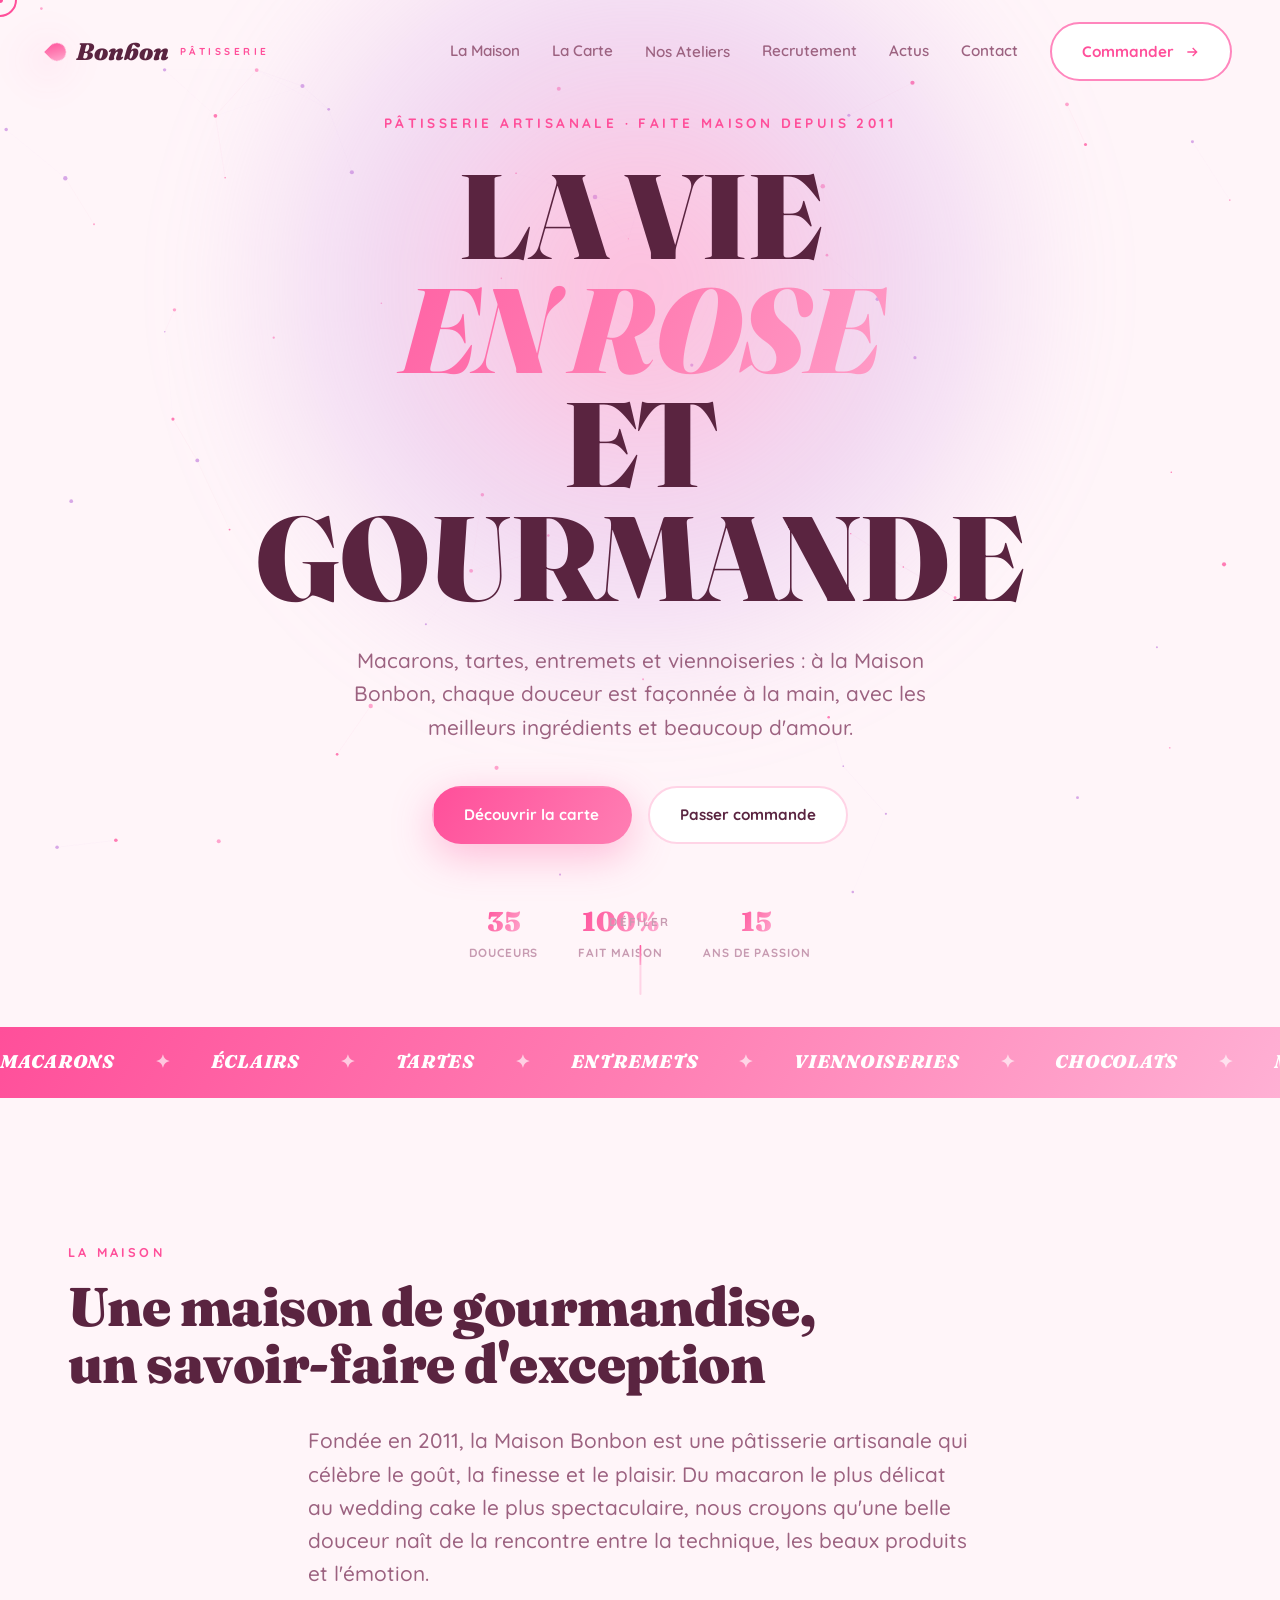
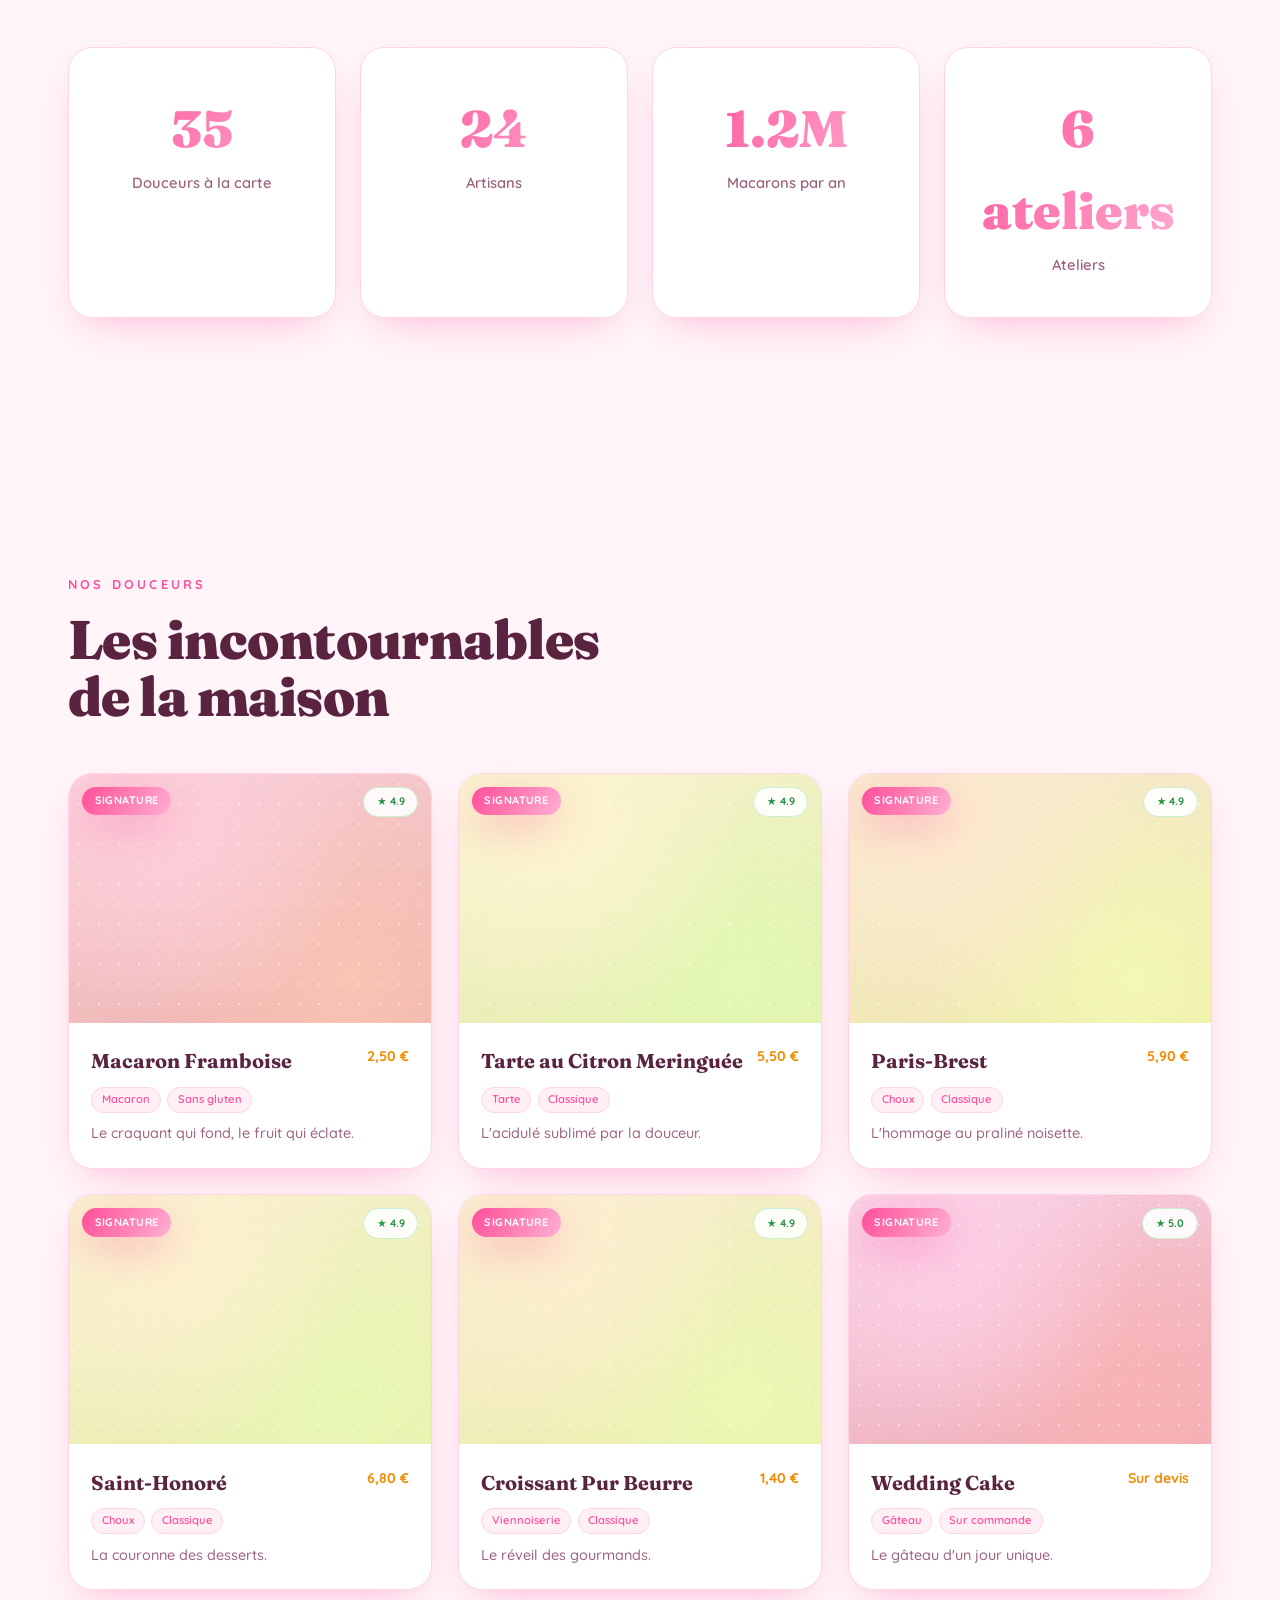
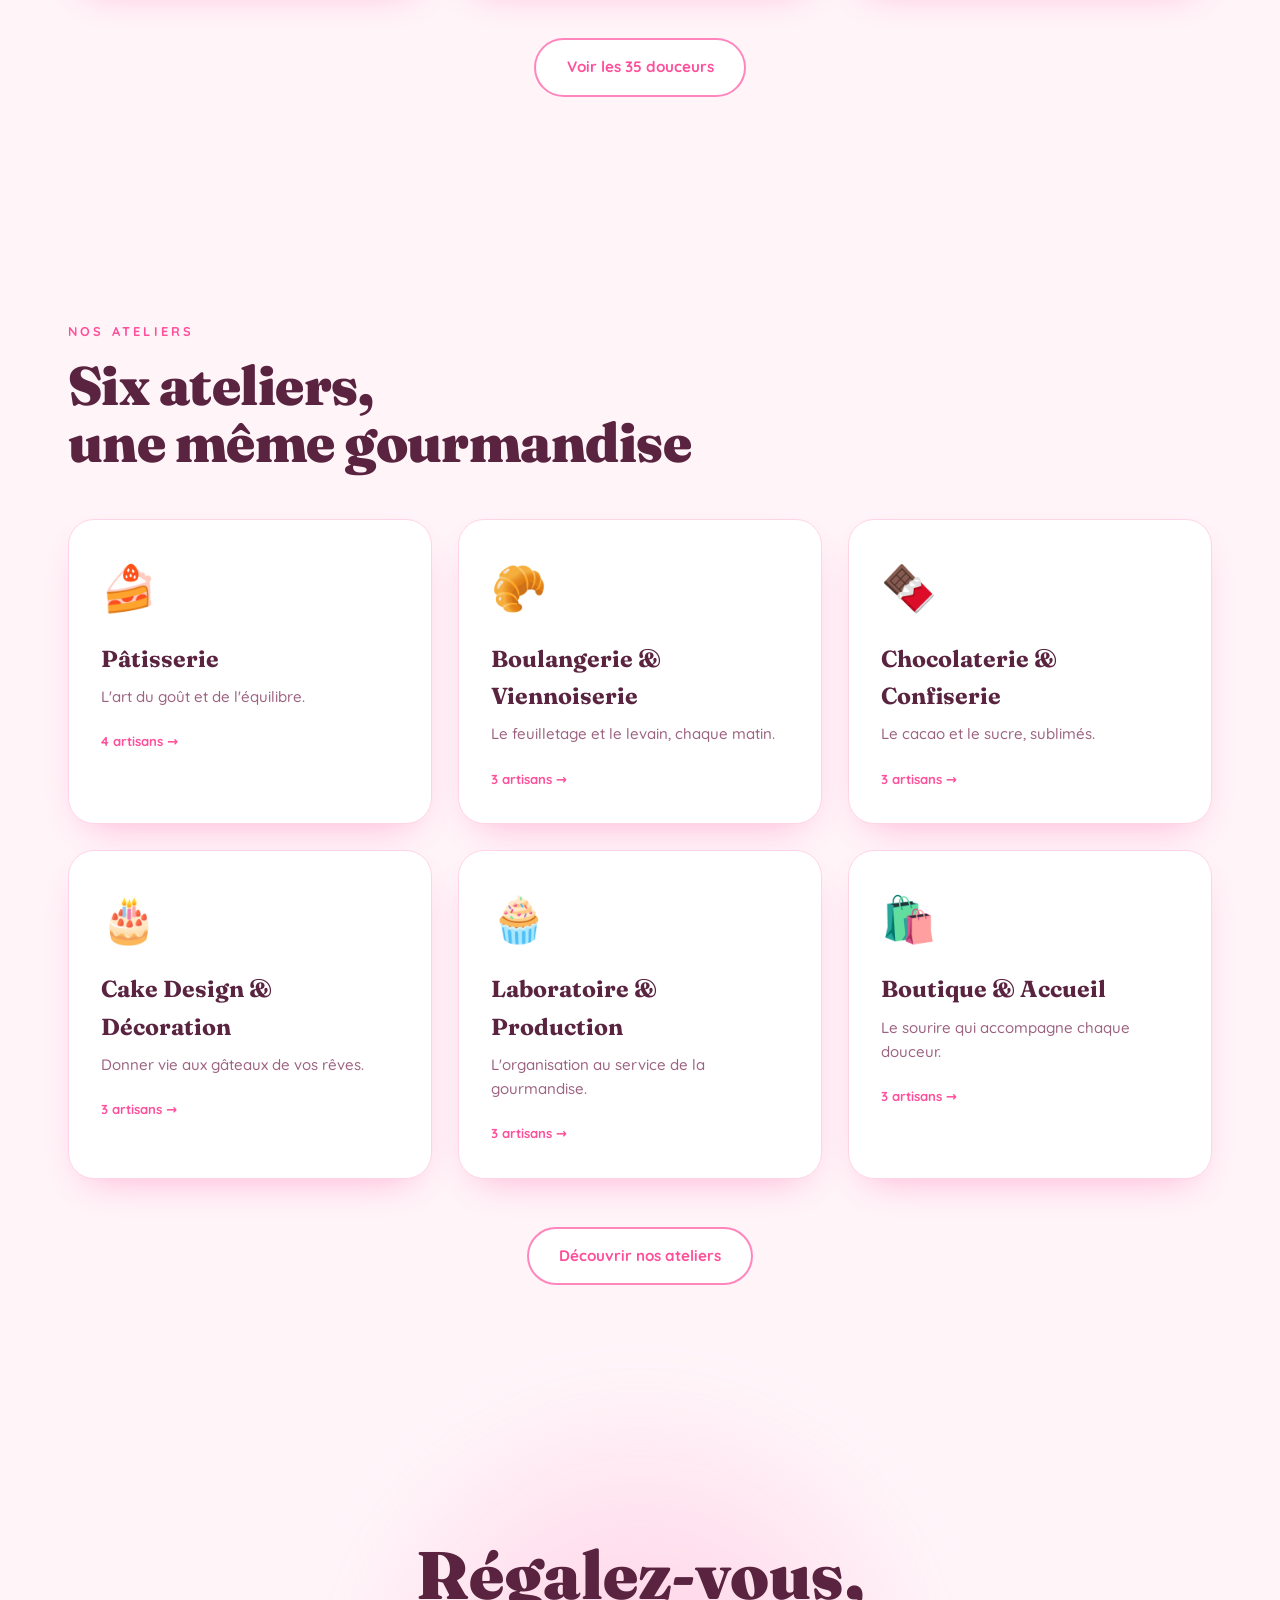
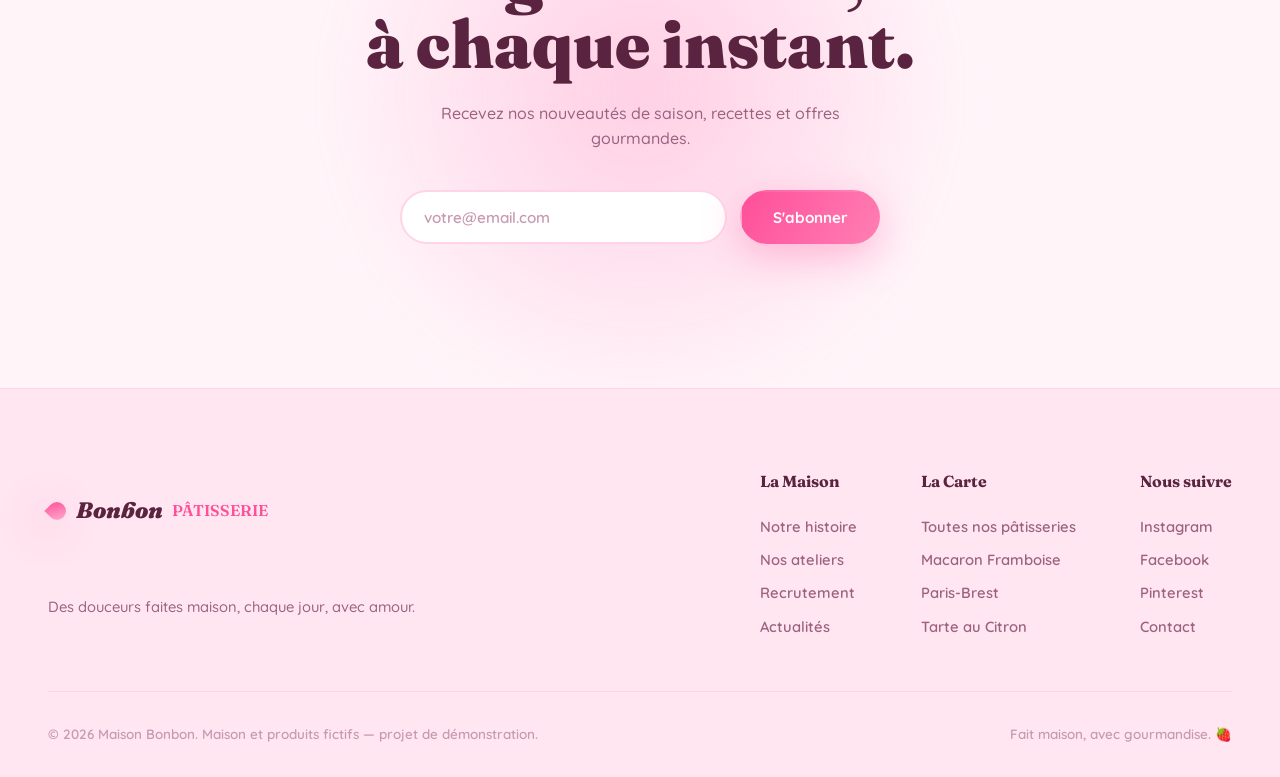
<file: index.html>
<!DOCTYPE html>
<html lang="fr">
<head>
  <meta charset="UTF-8" />
  <meta name="viewport" content="width=device-width, initial-scale=1.0" />
  <meta name="description" content="Maison Bonbon — Pâtisserie artisanale. Macarons, tartes, entremets et viennoiseries faits maison chaque jour. Découvrez nos 35 douceurs." />
  <meta name="theme-color" content="#ff4f9a" />
  <title>Maison Bonbon — Pâtisserie artisanale</title>
  <link rel="preconnect" href="https://fonts.googleapis.com" />
  <link rel="preconnect" href="https://fonts.gstatic.com" crossorigin />
  <link rel="stylesheet" href="styles/main.css" />
  <link rel="stylesheet" href="styles/pages.css" />
</head>
<body>
  <main>
    <!-- HERO -->
    <section class="hero" id="hero">
      <div class="hero__glow"></div>
      <div class="hero__content">
        <p class="hero__eyebrow reveal">Pâtisserie artisanale · faite maison depuis 2011</p>
        <h1 class="hero__title">
          <span class="reveal" style="--d:.05s">LA VIE</span>
          <span class="reveal hero__title--accent" style="--d:.15s" data-glitch="EN ROSE">EN ROSE</span>
          <span class="reveal" style="--d:.25s">ET GOURMANDE</span>
        </h1>
        <p class="hero__sub reveal" style="--d:.4s">
          Macarons, tartes, entremets et viennoiseries : à la Maison Bonbon, chaque douceur
          est façonnée à la main, avec les meilleurs ingrédients et beaucoup d'amour.
        </p>
        <div class="hero__actions reveal" style="--d:.55s">
          <a href="games.html" class="btn btn--primary" data-cursor data-magnetic><span>Découvrir la carte</span></a>
          <a href="contact.html" class="btn btn--play" data-cursor data-magnetic>Passer commande</a>
        </div>
      </div>
      <div class="hero__scroll">
        <span>Défiler</span>
        <div class="hero__scroll-line"><i></i></div>
      </div>
      <div class="hero__badges reveal" style="--d:.7s">
        <div class="badge"><strong>35</strong><span>Douceurs</span></div>
        <div class="badge"><strong>100%</strong><span>Fait maison</span></div>
        <div class="badge"><strong>15</strong><span>Ans de passion</span></div>
      </div>
    </section>

    <!-- MARQUEE -->
    <div class="marquee" aria-hidden="true">
      <div class="marquee__track">
        <span>MACARONS</span><span>✦</span><span>ÉCLAIRS</span><span>✦</span><span>TARTES</span><span>✦</span>
        <span>ENTREMETS</span><span>✦</span><span>VIENNOISERIES</span><span>✦</span><span>CHOCOLATS</span><span>✦</span>
        <span>MACARONS</span><span>✦</span><span>ÉCLAIRS</span><span>✦</span><span>TARTES</span><span>✦</span>
        <span>ENTREMETS</span><span>✦</span><span>VIENNOISERIES</span><span>✦</span><span>CHOCOLATS</span><span>✦</span>
      </div>
    </div>

    <!-- ABOUT -->
    <section class="about" id="about">
      <div class="section-head">
        <p class="section-head__tag reveal">La maison</p>
        <h2 class="section-head__title reveal" style="--d:.1s">Une maison de gourmandise,<br>un savoir-faire d'exception</h2>
      </div>
      <p class="about__lead reveal" style="--d:.2s">
        Fondée en 2011, la Maison Bonbon est une pâtisserie artisanale qui célèbre le goût,
        la finesse et le plaisir. Du macaron le plus délicat au wedding cake le plus spectaculaire,
        nous croyons qu'une belle douceur naît de la rencontre entre la technique, les beaux
        produits et l'émotion.
      </p>
      <div class="stats__grid" style="max-width:1240px;margin:3.5rem auto 0;padding:0 clamp(1.2rem,5vw,3rem);">
        <div class="stat reveal" data-cursor><span class="stat__num" data-count="35">0</span><span class="stat__label">Douceurs à la carte</span></div>
        <div class="stat reveal" style="--d:.1s" data-cursor><span class="stat__num" data-count="24" data-suffix="">0</span><span class="stat__label">Artisans</span></div>
        <div class="stat reveal" style="--d:.2s" data-cursor><span class="stat__num" data-count="1200000">0</span><span class="stat__label">Macarons par an</span></div>
        <div class="stat reveal" style="--d:.3s" data-cursor><span class="stat__num" data-count="6" data-suffix=" ateliers">0</span><span class="stat__label">Ateliers</span></div>
      </div>
    </section>

    <!-- FEATURED -->
    <section class="home-games">
      <div class="section-head">
        <p class="section-head__tag reveal">Nos douceurs</p>
        <h2 class="section-head__title reveal" style="--d:.1s">Les incontournables<br>de la maison</h2>
      </div>
      <div class="home-games__grid" id="homeGames"></div>
      <div class="center-cta reveal">
        <a href="games.html" class="btn btn--ghost" data-cursor data-magnetic><span>Voir les 35 douceurs</span></a>
      </div>
    </section>

    <!-- ATELIERS -->
    <section class="home-sectors">
      <div class="section-head">
        <p class="section-head__tag reveal">Nos ateliers</p>
        <h2 class="section-head__title reveal" style="--d:.1s">Six ateliers,<br>une même gourmandise</h2>
      </div>
      <div class="home-sectors__grid" id="homeSectors"></div>
      <div class="center-cta reveal">
        <a href="teams.html" class="btn btn--ghost" data-cursor data-magnetic><span>Découvrir nos ateliers</span></a>
      </div>
    </section>

    <!-- CTA -->
    <section class="cta" id="cta">
      <div class="cta__glow"></div>
      <div class="cta__inner reveal">
        <h2 class="cta__title">Régalez-vous,<br>à chaque instant.</h2>
        <p class="cta__sub">Recevez nos nouveautés de saison, recettes et offres gourmandes.</p>
        <form class="cta__form" id="ctaForm">
          <input type="email" placeholder="votre@email.com" aria-label="Adresse email" required />
          <button type="submit" class="btn btn--primary" data-cursor data-magnetic><span>S'abonner</span></button>
        </form>
      </div>
    </section>
  </main>

  <script src="data/team.js"></script>
  <script src="data/games.js"></script>
  <script src="scripts/components.js"></script>
  <script src="scripts/main.js"></script>
  <script src="scripts/home.js"></script>
</body>
</html>
</file>
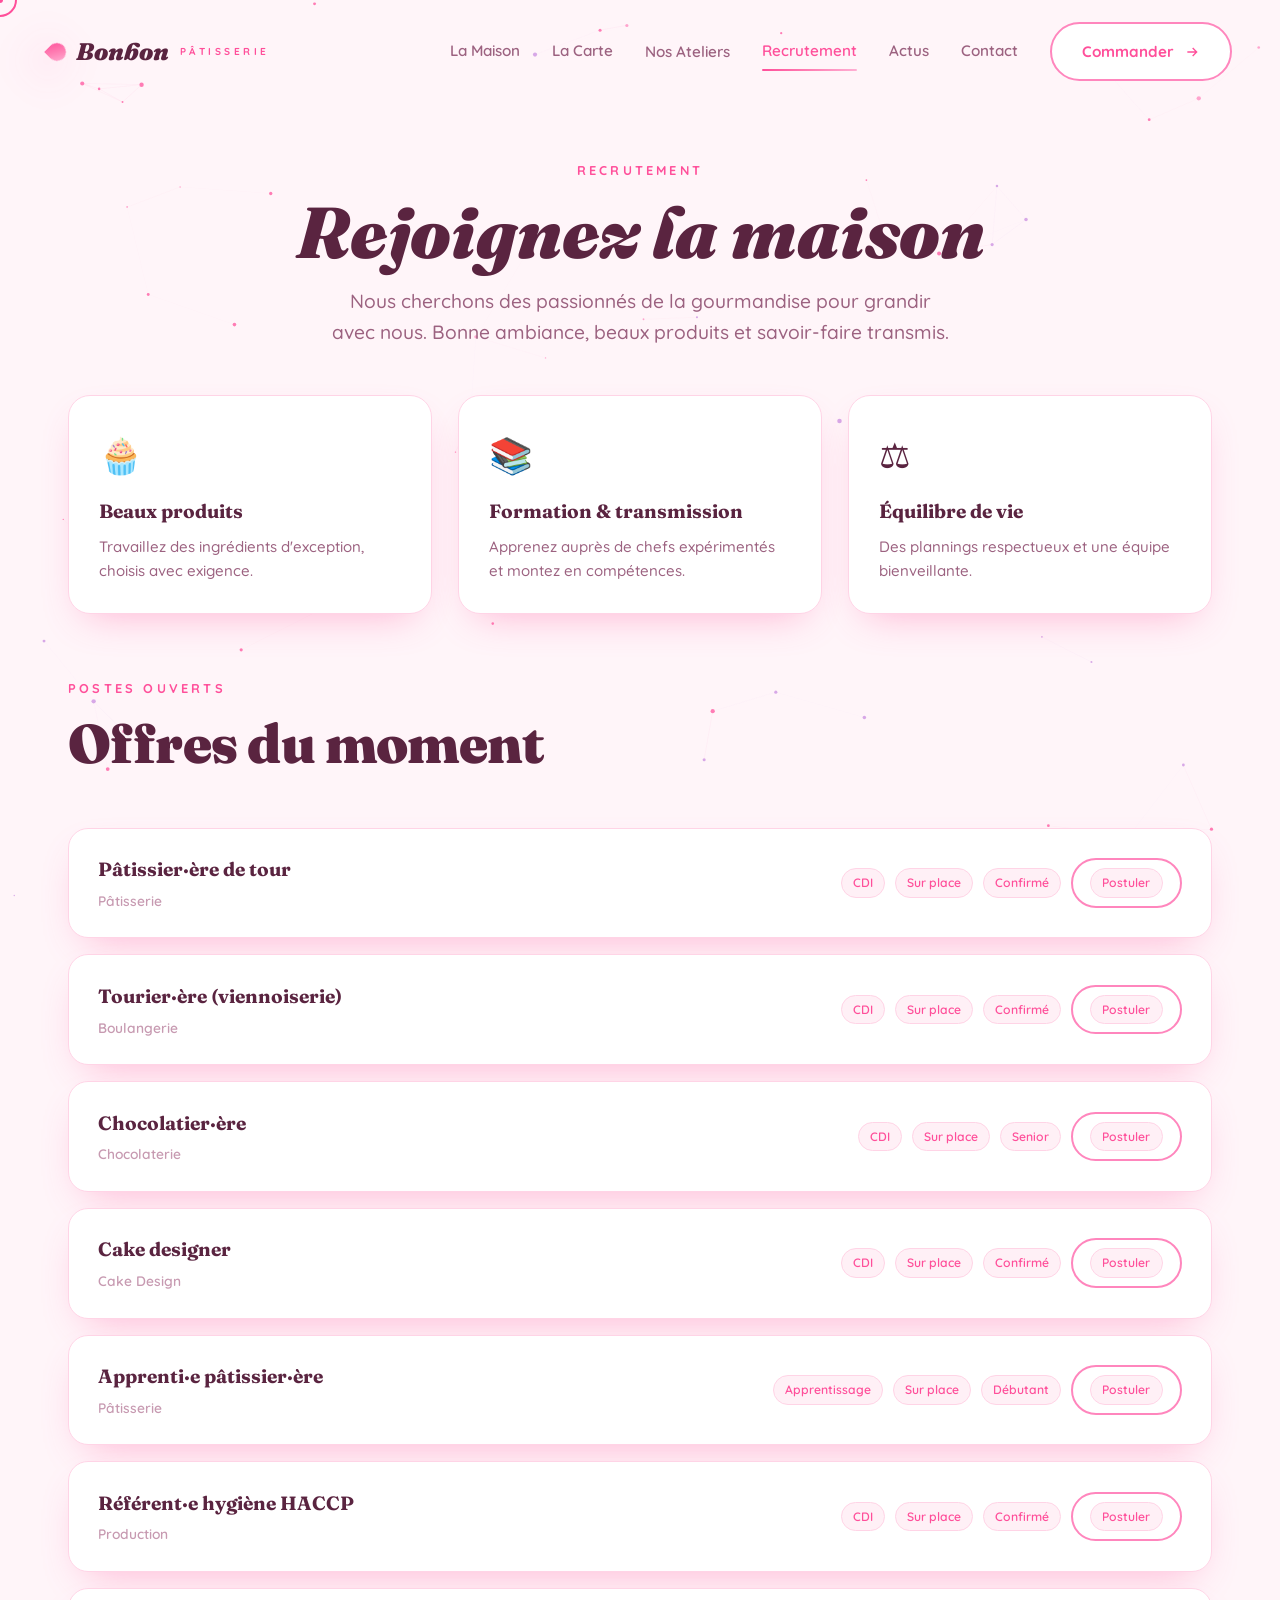
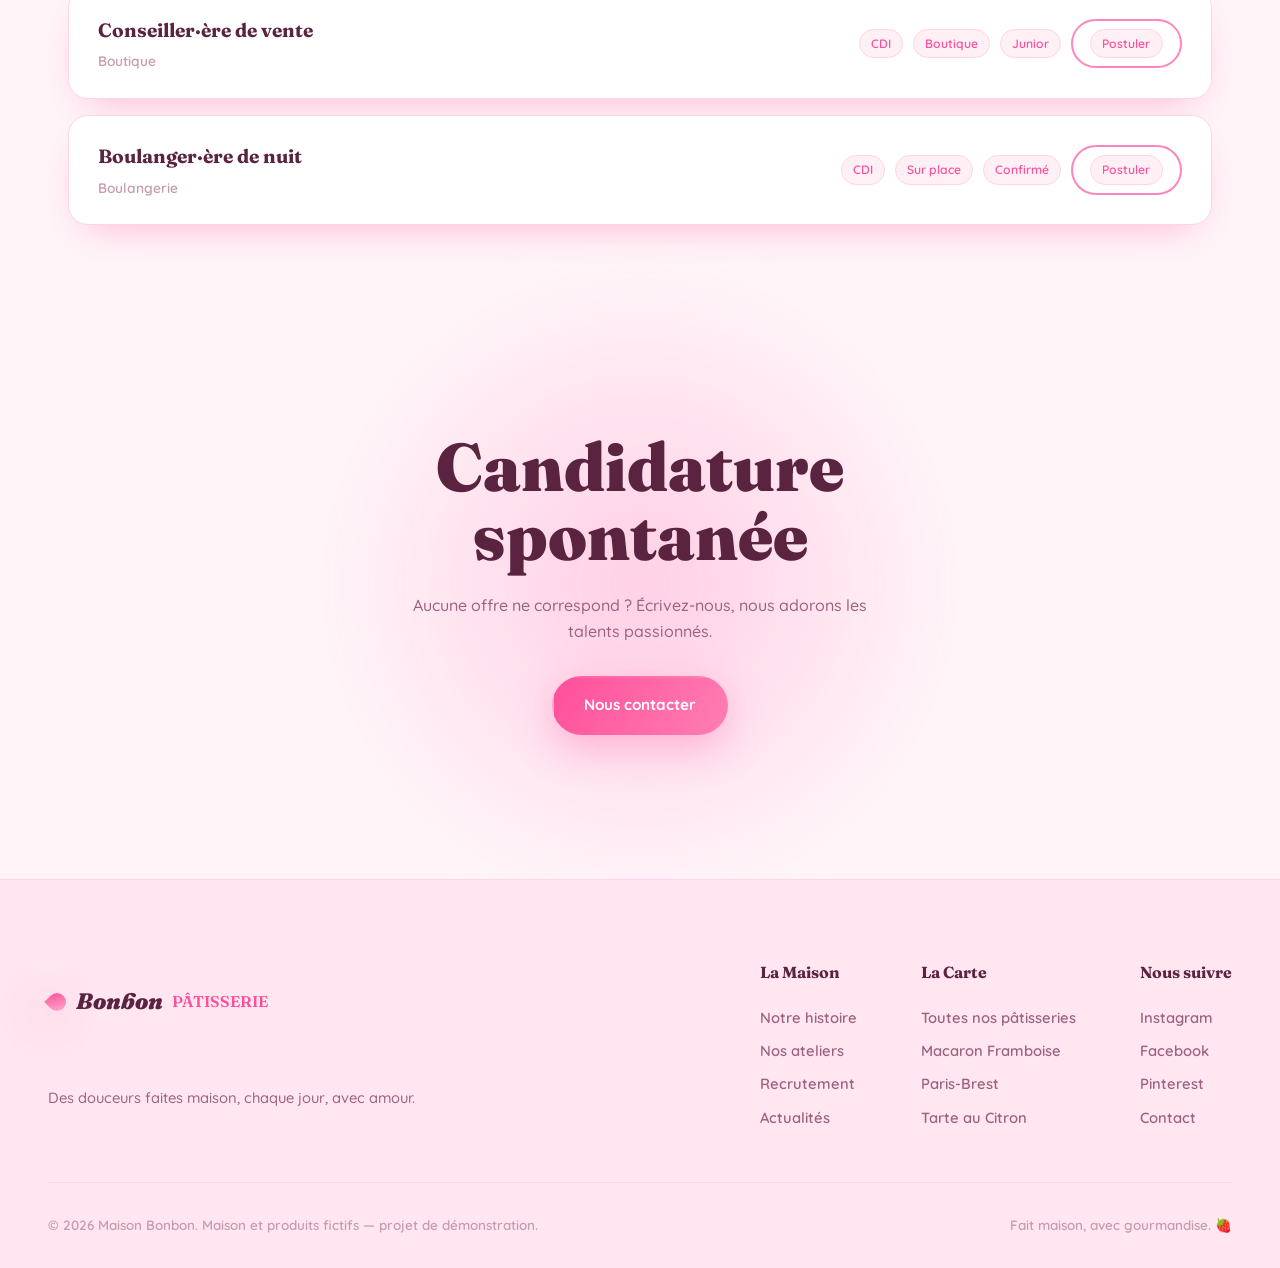
<file: careers.html>
<!DOCTYPE html>
<html lang="fr">
<head>
  <meta charset="UTF-8" />
  <meta name="viewport" content="width=device-width, initial-scale=1.0" />
  <meta name="description" content="Recrutement à la Maison Bonbon : postes en pâtisserie, boulangerie, chocolaterie, cake design, production et boutique." />
  <meta name="theme-color" content="#ff4f9a" />
  <title>Recrutement — Maison Bonbon</title>
  <link rel="preconnect" href="https://fonts.googleapis.com" />
  <link rel="preconnect" href="https://fonts.gstatic.com" crossorigin />
  <link rel="stylesheet" href="styles/main.css" />
  <link rel="stylesheet" href="styles/pages.css" />
</head>
<body>
  <main class="page">
    <div class="page-head">
      <p class="page-head__tag reveal">Recrutement</p>
      <h1 class="page-head__title reveal" style="--d:.1s">Rejoignez la maison</h1>
      <p class="page-head__sub reveal" style="--d:.2s">
        Nous cherchons des passionnés de la gourmandise pour grandir avec nous.
        Bonne ambiance, beaux produits et savoir-faire transmis.
      </p>
    </div>

    <div class="values">
      <article class="value-card reveal" data-cursor><div class="value-card__icon">🧁</div><h3>Beaux produits</h3><p>Travaillez des ingrédients d'exception, choisis avec exigence.</p></article>
      <article class="value-card reveal" style="--d:.1s" data-cursor><div class="value-card__icon">📚</div><h3>Formation & transmission</h3><p>Apprenez auprès de chefs expérimentés et montez en compétences.</p></article>
      <article class="value-card reveal" style="--d:.2s" data-cursor><div class="value-card__icon">⚖️</div><h3>Équilibre de vie</h3><p>Des plannings respectueux et une équipe bienveillante.</p></article>
    </div>

    <div class="section-head" style="margin-bottom:1.5rem;">
      <p class="section-head__tag reveal">Postes ouverts</p>
      <h2 class="section-head__title reveal" style="--d:.1s">Offres du moment</h2>
    </div>
    <div class="jobs" id="jobsList"></div>

    <section class="cta" id="cta">
      <div class="cta__glow"></div>
      <div class="cta__inner reveal">
        <h2 class="cta__title">Candidature spontanée</h2>
        <p class="cta__sub">Aucune offre ne correspond ? Écrivez-nous, nous adorons les talents passionnés.</p>
        <div style="margin-top:2rem;"><a href="contact.html" class="btn btn--primary" data-cursor data-magnetic><span>Nous contacter</span></a></div>
      </div>
    </section>
  </main>

  <script src="data/team.js"></script>
  <script src="scripts/components.js"></script>
  <script src="scripts/main.js"></script>
  <script>
    (() => {
      const list = document.getElementById("jobsList");
      if (!list) return;
      const jobs = [
        { title: "Pâtissier·ère de tour", dept: "Pâtisserie", type: "CDI", loc: "Sur place", lvl: "Confirmé" },
        { title: "Tourier·ère (viennoiserie)", dept: "Boulangerie", type: "CDI", loc: "Sur place", lvl: "Confirmé" },
        { title: "Chocolatier·ère", dept: "Chocolaterie", type: "CDI", loc: "Sur place", lvl: "Senior" },
        { title: "Cake designer", dept: "Cake Design", type: "CDI", loc: "Sur place", lvl: "Confirmé" },
        { title: "Apprenti·e pâtissier·ère", dept: "Pâtisserie", type: "Apprentissage", loc: "Sur place", lvl: "Débutant" },
        { title: "Référent·e hygiène HACCP", dept: "Production", type: "CDI", loc: "Sur place", lvl: "Confirmé" },
        { title: "Conseiller·ère de vente", dept: "Boutique", type: "CDI", loc: "Boutique", lvl: "Junior" },
        { title: "Boulanger·ère de nuit", dept: "Boulangerie", type: "CDI", loc: "Sur place", lvl: "Confirmé" },
      ];
      list.innerHTML = jobs.map((j) => `
        <div class="job reveal" data-cursor>
          <div class="job__info">
            <h3>${j.title}</h3>
            <p>${j.dept}</p>
          </div>
          <div class="job__meta">
            <span>${j.type}</span><span>${j.loc}</span><span>${j.lvl}</span>
            <a href="contact.html" class="btn btn--ghost" data-cursor data-magnetic style="padding:.5rem 1.1rem;"><span>Postuler</span></a>
          </div>
        </div>`).join("");
      window.AETHER && window.AETHER.refresh(list);
    })();
  </script>
</body>
</html>
</file>
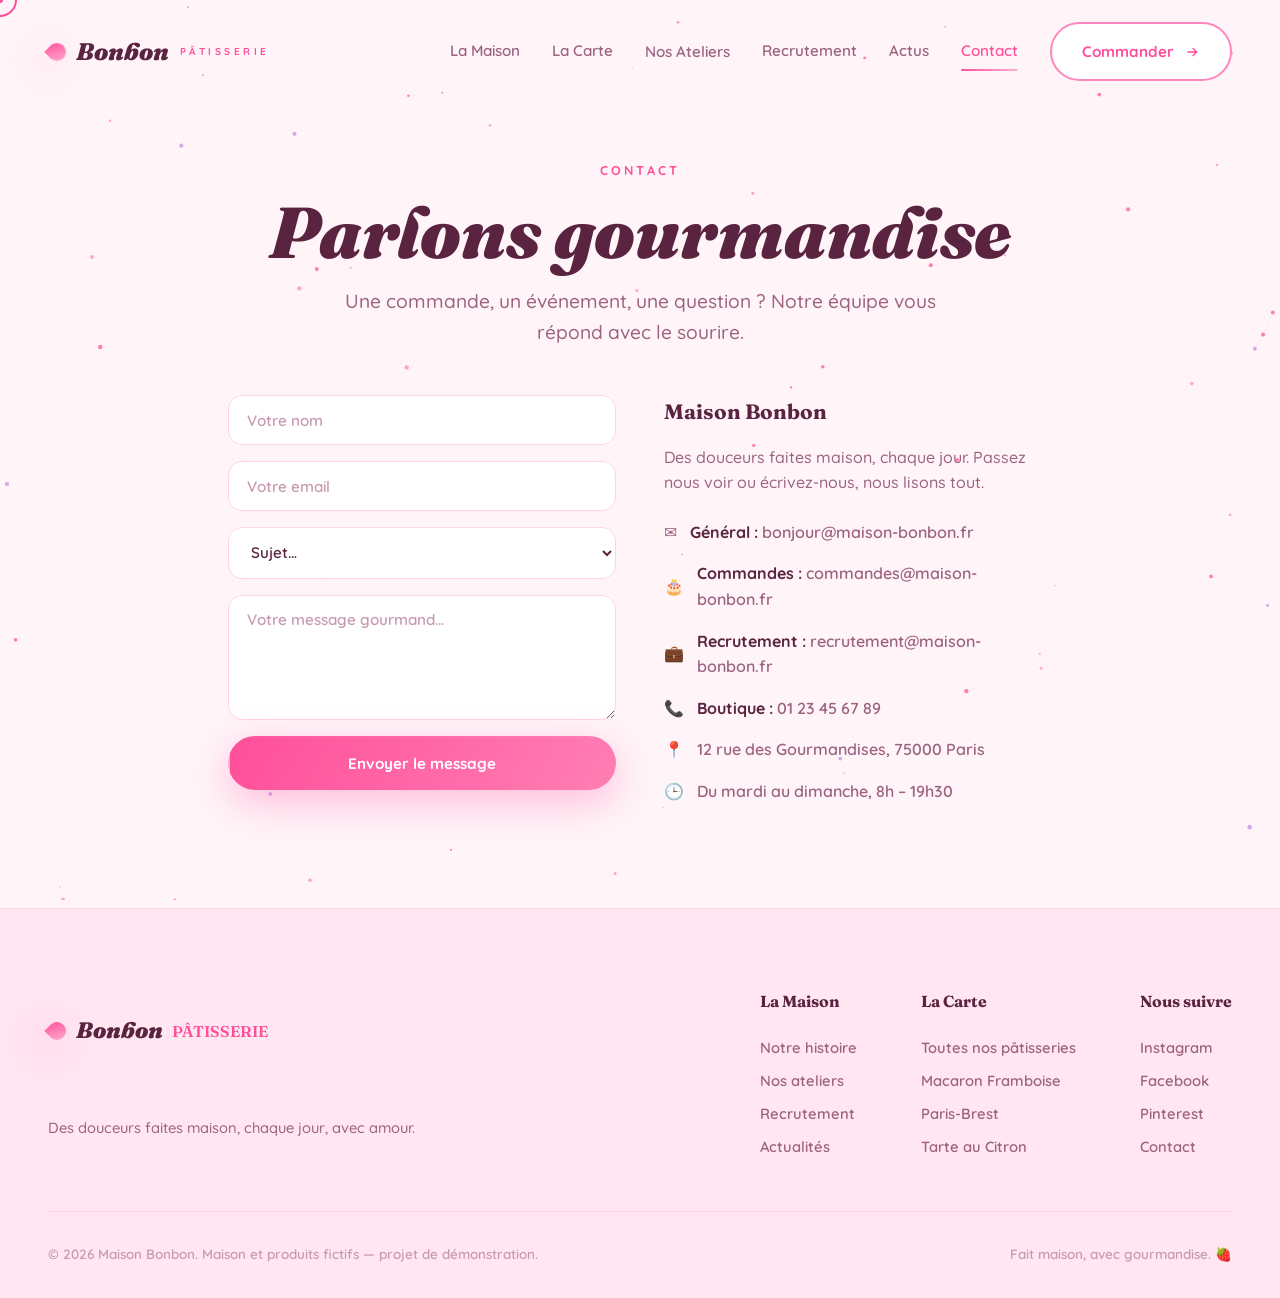
<file: contact.html>
<!DOCTYPE html>
<html lang="fr">
<head>
  <meta charset="UTF-8" />
  <meta name="viewport" content="width=device-width, initial-scale=1.0" />
  <meta name="description" content="Contactez la Maison Bonbon : commandes, événements, presse ou candidatures." />
  <meta name="theme-color" content="#ff4f9a" />
  <title>Contact — Maison Bonbon</title>
  <link rel="preconnect" href="https://fonts.googleapis.com" />
  <link rel="preconnect" href="https://fonts.gstatic.com" crossorigin />
  <link rel="stylesheet" href="styles/main.css" />
  <link rel="stylesheet" href="styles/pages.css" />
</head>
<body>
  <main class="page">
    <div class="page-head">
      <p class="page-head__tag reveal">Contact</p>
      <h1 class="page-head__title reveal" style="--d:.1s">Parlons gourmandise</h1>
      <p class="page-head__sub reveal" style="--d:.2s">Une commande, un événement, une question ? Notre équipe vous répond avec le sourire.</p>
    </div>

    <div class="contact-wrap">
      <form class="contact-form reveal" id="contactForm">
        <input type="text" name="name" placeholder="Votre nom" aria-label="Nom" required />
        <input type="email" name="email" placeholder="Votre email" aria-label="Email" required />
        <select name="subject" aria-label="Sujet" required>
          <option value="">Sujet…</option>
          <option>Commande personnalisée</option>
          <option>Événement & réception</option>
          <option>Wedding cake</option>
          <option>Presse & partenariats</option>
          <option>Candidature</option>
          <option>Autre</option>
        </select>
        <textarea name="message" rows="5" placeholder="Votre message gourmand…" aria-label="Message" required></textarea>
        <button type="submit" class="btn btn--primary" data-cursor data-magnetic><span>Envoyer le message</span></button>
        <p class="contact-note" id="contactNote"></p>
      </form>

      <div class="contact-info reveal" style="--d:.1s">
        <h3>Maison Bonbon</h3>
        <p>Des douceurs faites maison, chaque jour. Passez nous voir ou écrivez-nous, nous lisons tout.</p>
        <ul>
          <li>✉️ <span><strong>Général :</strong> bonjour@maison-bonbon.fr</span></li>
          <li>🎂 <span><strong>Commandes :</strong> commandes@maison-bonbon.fr</span></li>
          <li>💼 <span><strong>Recrutement :</strong> recrutement@maison-bonbon.fr</span></li>
          <li>📞 <span><strong>Boutique :</strong> 01 23 45 67 89</span></li>
          <li>📍 <span>12 rue des Gourmandises, 75000 Paris</span></li>
          <li>🕒 <span>Du mardi au dimanche, 8h – 19h30</span></li>
        </ul>
      </div>
    </div>
  </main>

  <script src="data/team.js"></script>
  <script src="scripts/components.js"></script>
  <script src="scripts/main.js"></script>
  <script>
    (() => {
      const form = document.getElementById("contactForm");
      const note = document.getElementById("contactNote");
      if (!form) return;
      form.addEventListener("submit", (e) => {
        e.preventDefault();
        const name = form.querySelector('[name="name"]').value.trim();
        note.textContent = `🍰 Merci ${name} ! Votre message a bien été envoyé (démo).`;
        form.reset();
        window.AETHER && window.AETHER.flash("🍰 Message envoyé, merci !");
      });
    })();
  </script>
</body>
</html>
</file>
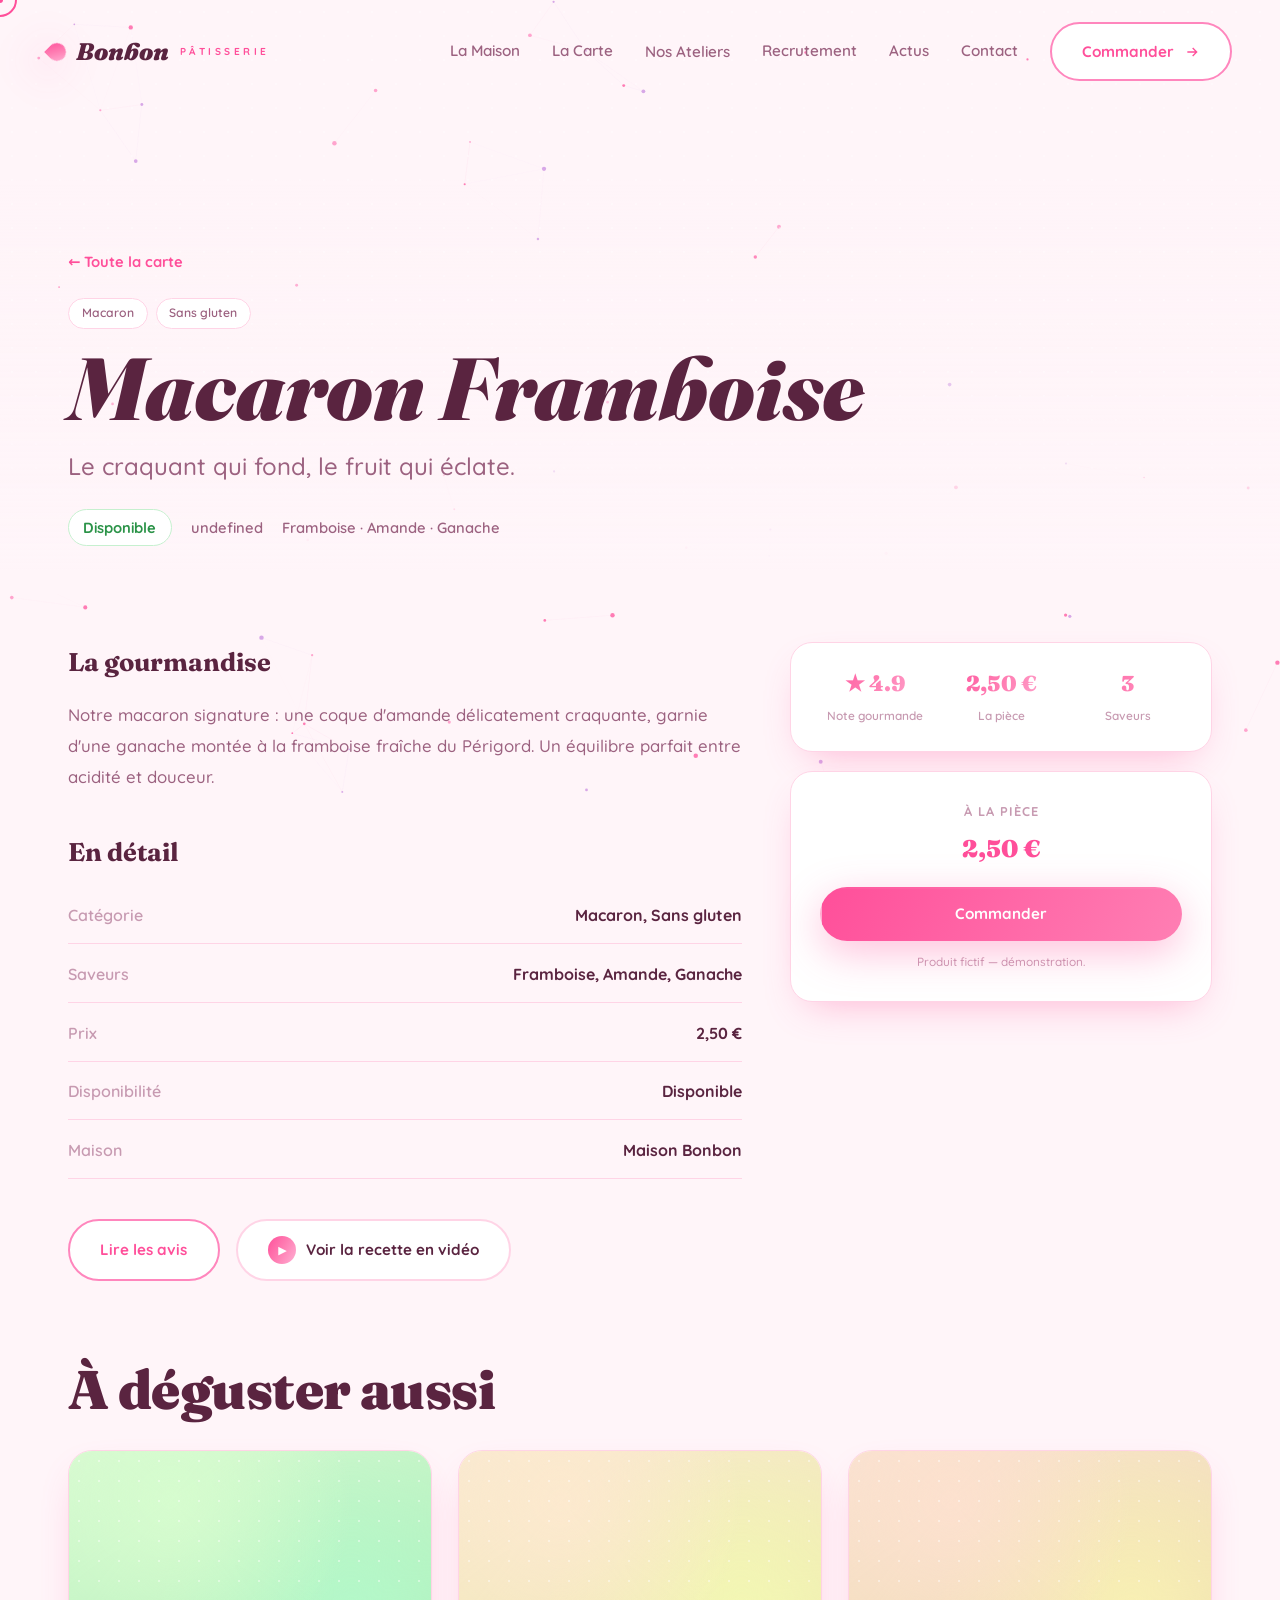
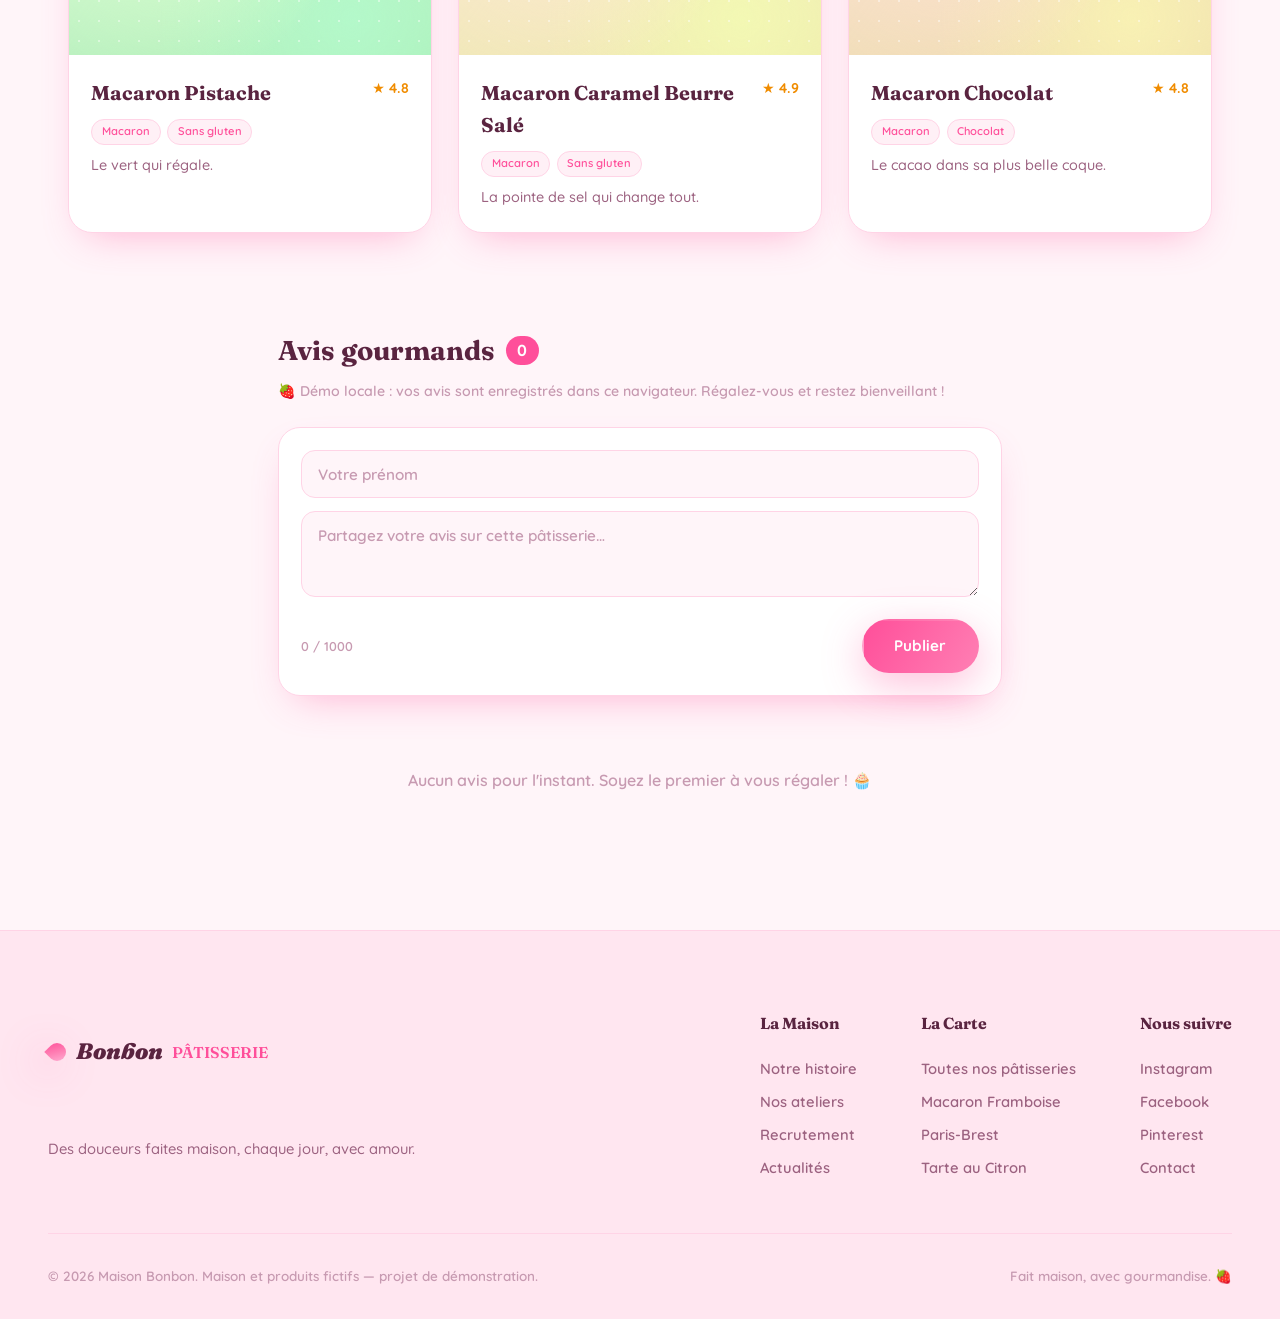
<file: game.html>
<!DOCTYPE html>
<html lang="fr">
<head>
  <meta charset="UTF-8" />
  <meta name="viewport" content="width=device-width, initial-scale=1.0" />
  <meta name="description" content="Notre pâtisserie en détail : saveurs, ingrédients, prix et avis gourmands de nos clients." />
  <meta name="theme-color" content="#ff4f9a" />
  <title>Pâtisserie — Maison Bonbon</title>
  <link rel="preconnect" href="https://fonts.googleapis.com" />
  <link rel="preconnect" href="https://fonts.gstatic.com" crossorigin />
  <link rel="stylesheet" href="styles/main.css" />
  <link rel="stylesheet" href="styles/pages.css" />
</head>
<body>
  <main>
    <div id="gameDetail"></div>
  </main>

  <script src="data/team.js"></script>
  <script src="data/games.js"></script>
  <script src="scripts/components.js"></script>
  <script src="scripts/main.js"></script>
  <script src="scripts/comments.js"></script>
  <script src="scripts/game-detail.js"></script>
</body>
</html>
</file>
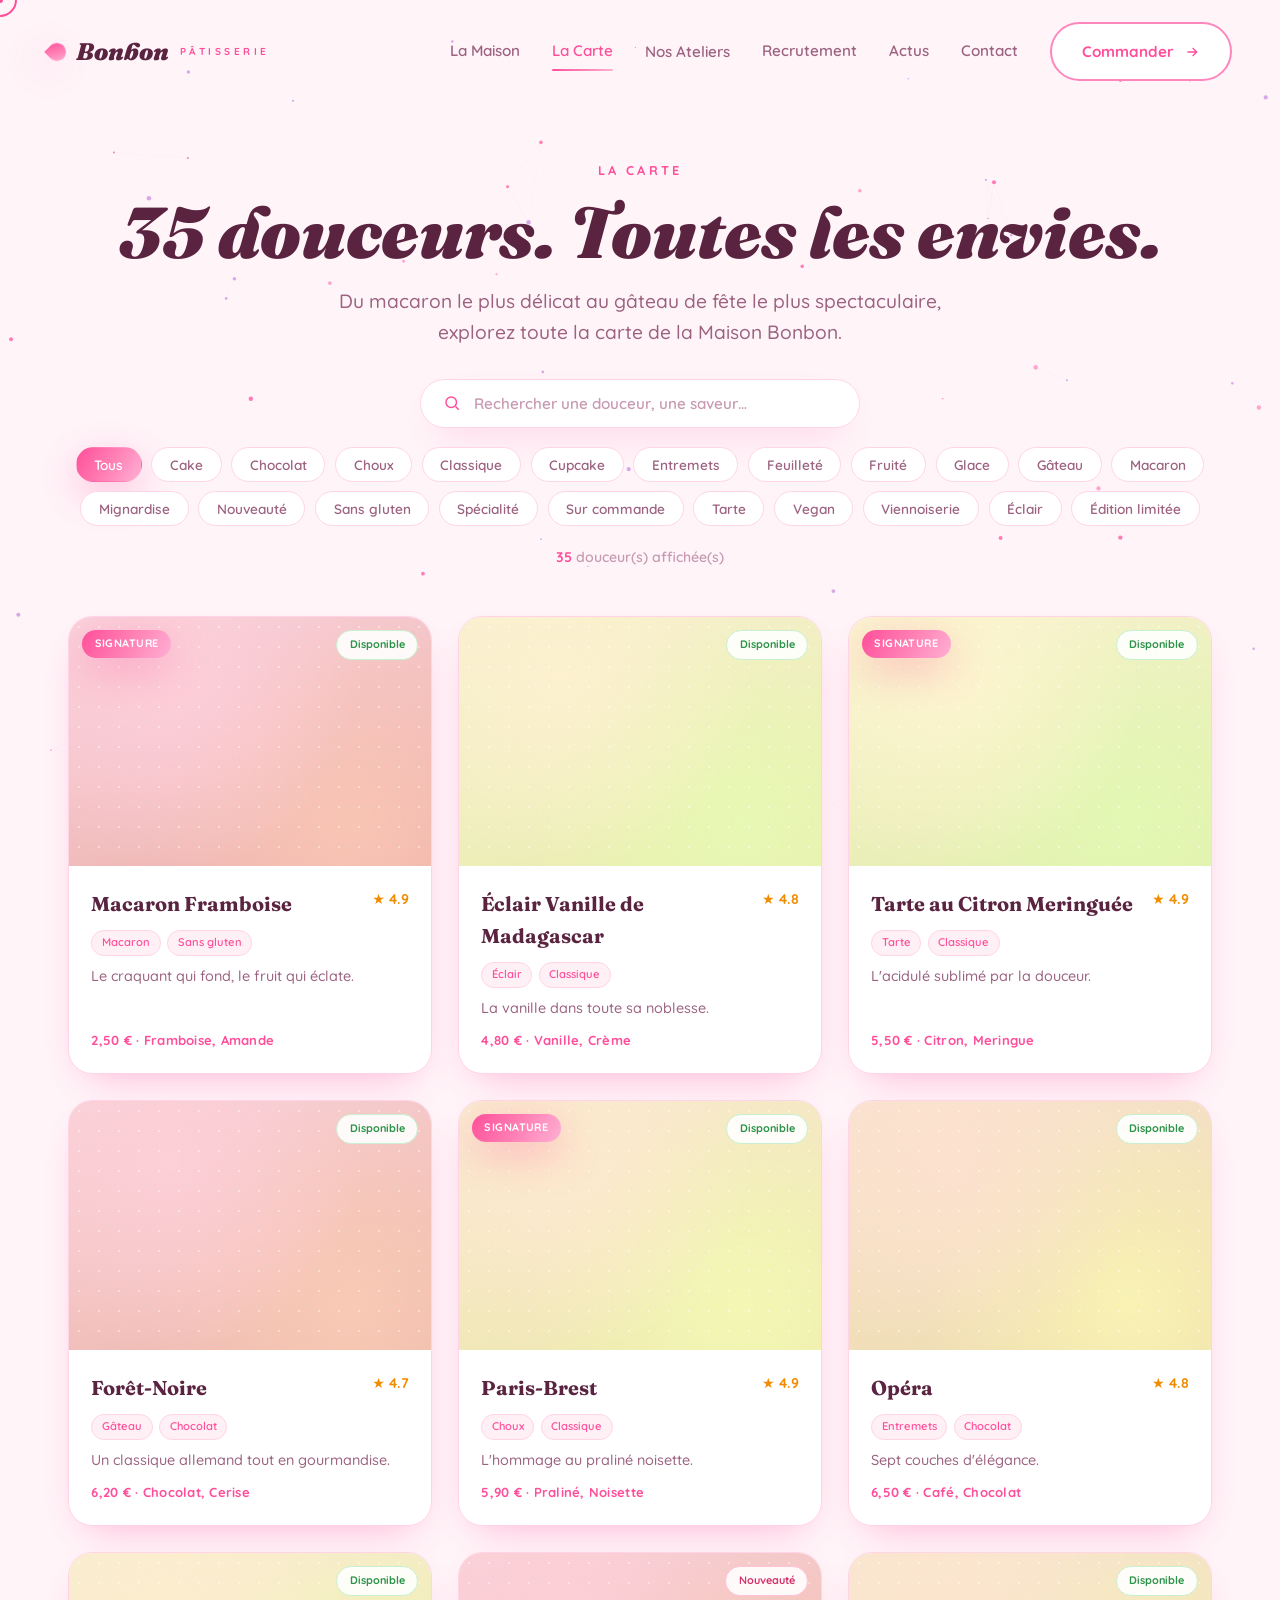
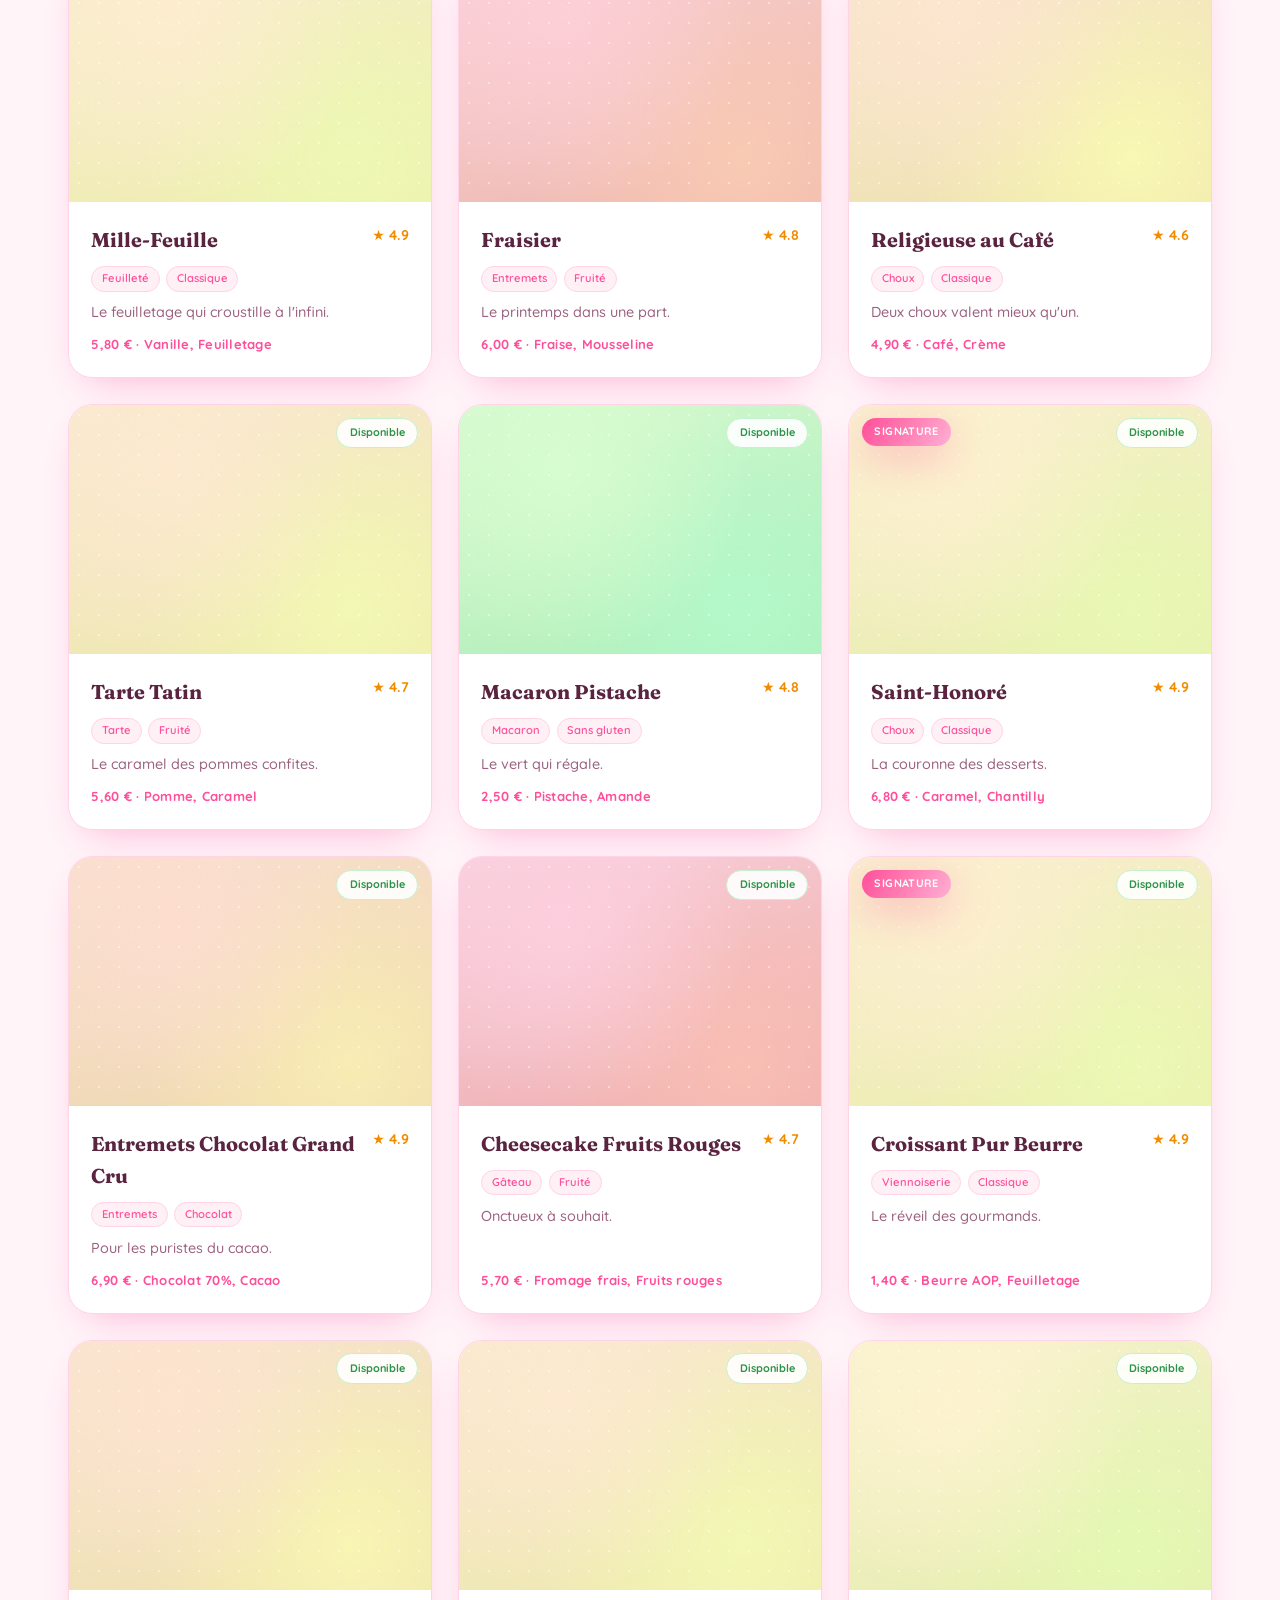
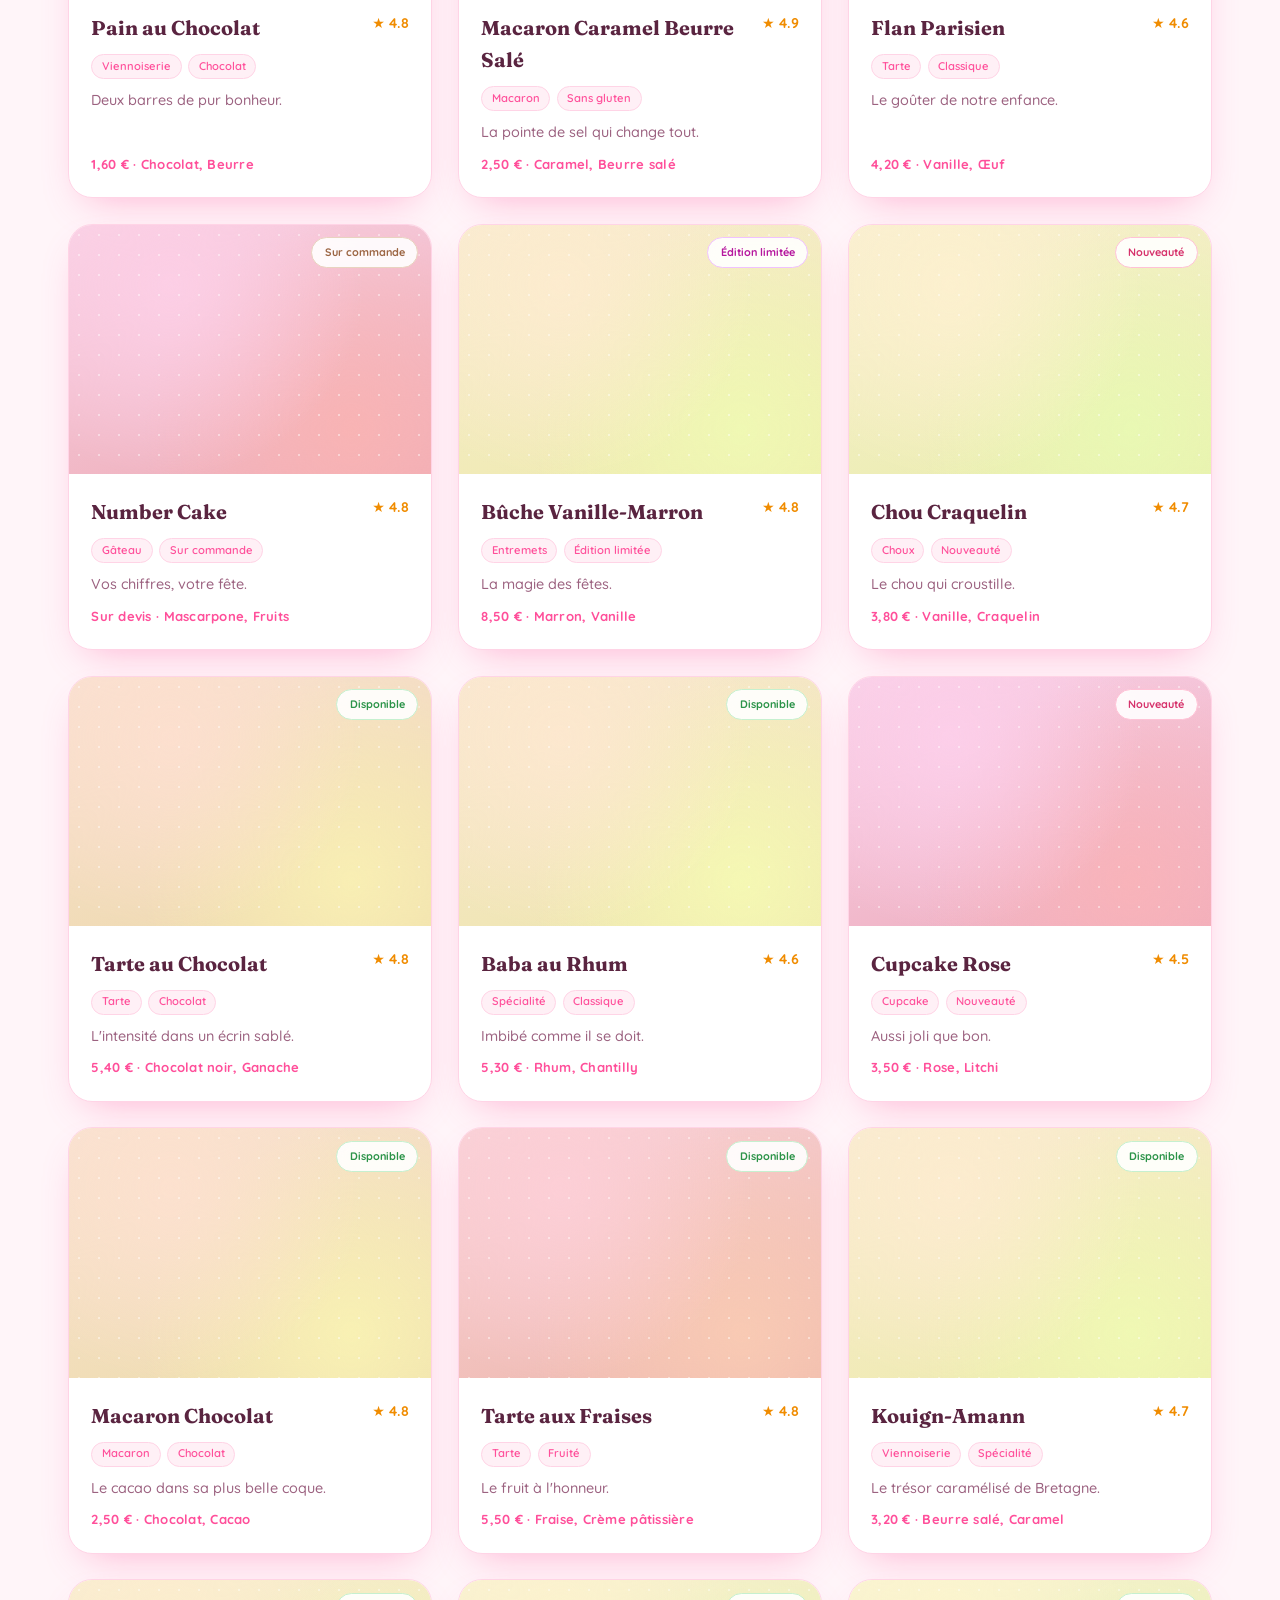
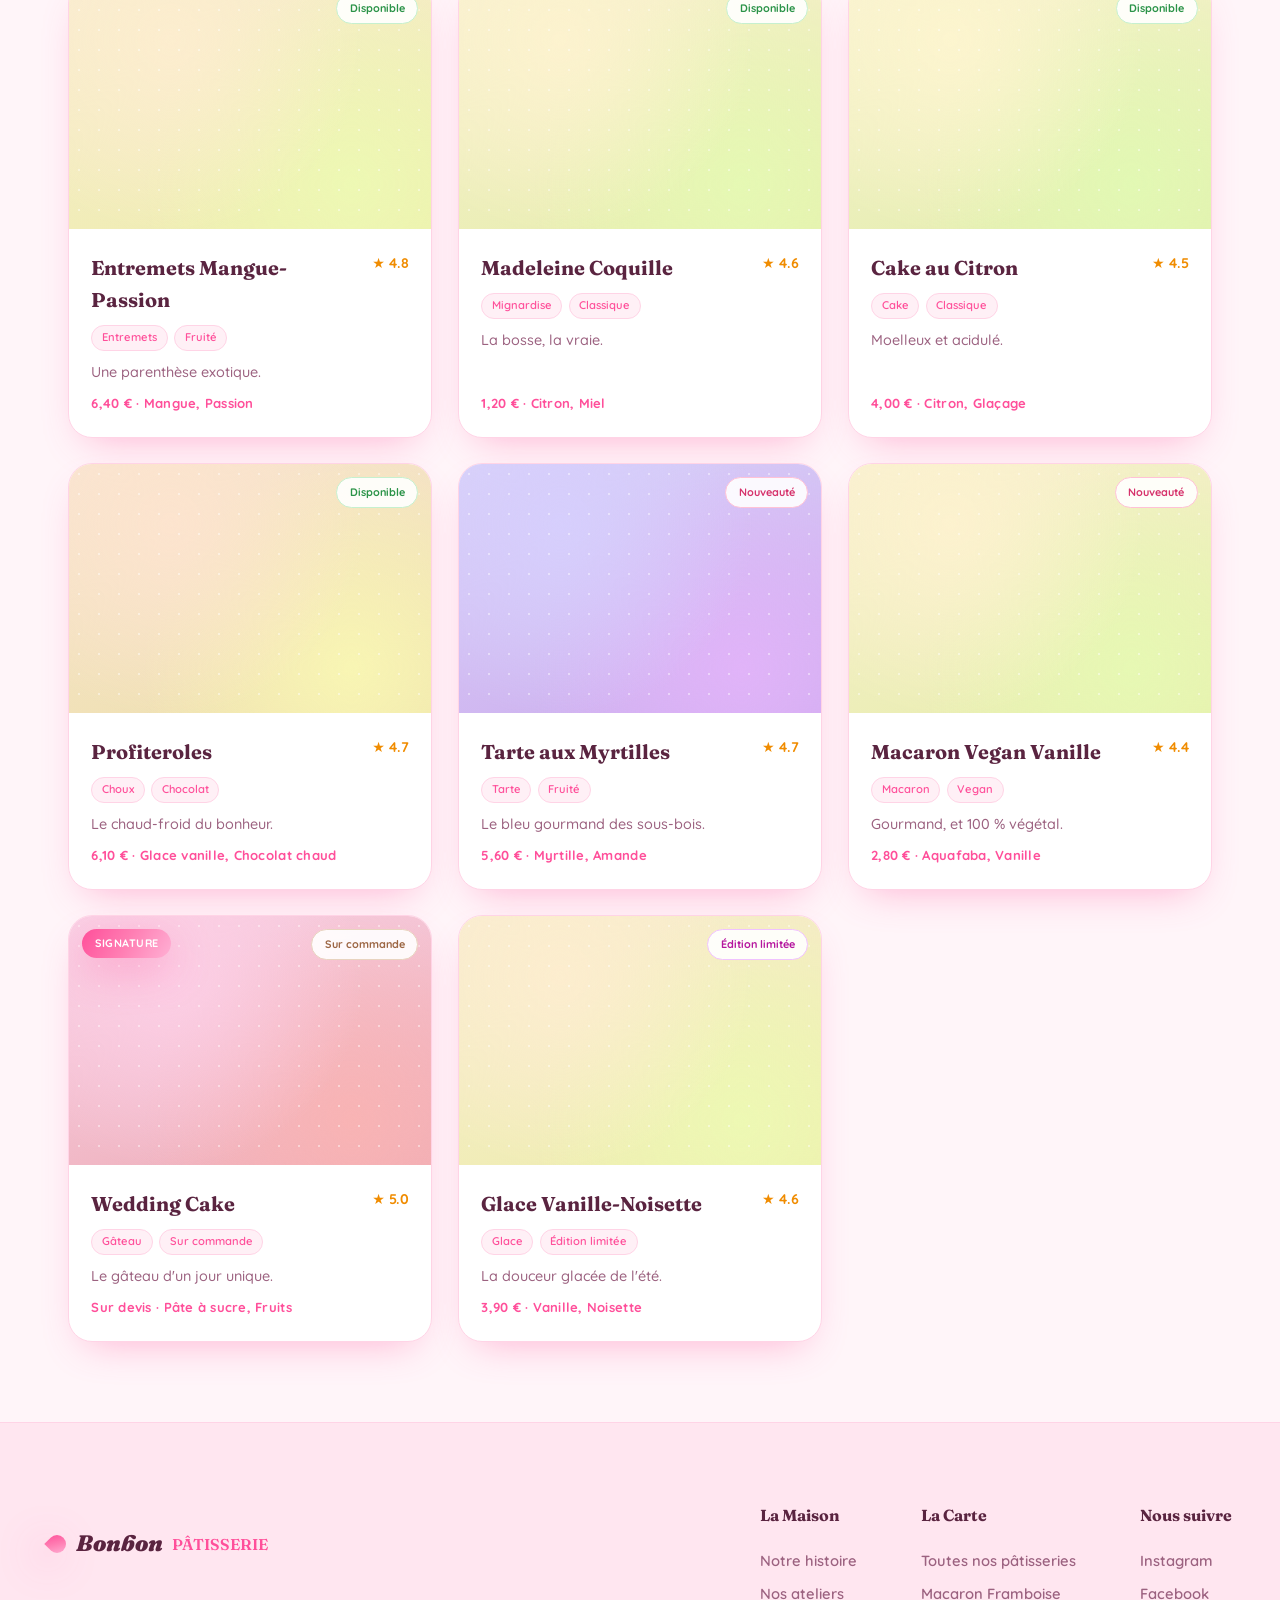
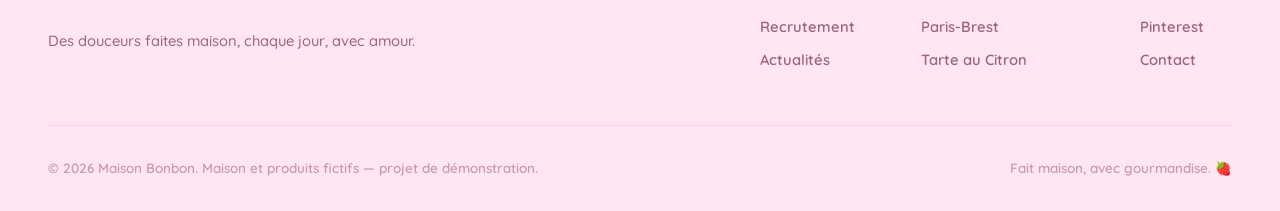
<file: games.html>
<!DOCTYPE html>
<html lang="fr">
<head>
  <meta charset="UTF-8" />
  <meta name="viewport" content="width=device-width, initial-scale=1.0" />
  <meta name="description" content="La carte des 35 pâtisseries de la Maison Bonbon : macarons, tartes, entremets, viennoiseries, chocolats… Filtrez par catégorie." />
  <meta name="theme-color" content="#ff4f9a" />
  <title>La Carte — 35 douceurs · Maison Bonbon</title>
  <link rel="preconnect" href="https://fonts.googleapis.com" />
  <link rel="preconnect" href="https://fonts.gstatic.com" crossorigin />
  <link rel="stylesheet" href="styles/main.css" />
  <link rel="stylesheet" href="styles/pages.css" />
</head>
<body>
  <main class="page">
    <div class="page-head">
      <p class="page-head__tag reveal">La Carte</p>
      <h1 class="page-head__title reveal" style="--d:.1s">35 douceurs. Toutes les envies.</h1>
      <p class="page-head__sub reveal" style="--d:.2s">
        Du macaron le plus délicat au gâteau de fête le plus spectaculaire, explorez toute
        la carte de la Maison Bonbon.
      </p>
    </div>

    <div class="catalog-controls">
      <div class="catalog-search reveal">
        <svg viewBox="0 0 24 24" width="18" height="18" fill="none" stroke="currentColor" stroke-width="2"><circle cx="11" cy="11" r="7"/><path d="M21 21l-4.3-4.3"/></svg>
        <input type="search" id="gameSearch" placeholder="Rechercher une douceur, une saveur…" aria-label="Rechercher" />
      </div>
      <div class="catalog-filters reveal" id="gameFilters" style="--d:.1s"></div>
      <p class="catalog-count"><strong id="gameCount">35</strong> douceur(s) affichée(s)</p>
    </div>

    <div class="games-grid" id="gamesGrid"></div>
  </main>

  <script src="data/team.js"></script>
  <script src="data/games.js"></script>
  <script src="scripts/components.js"></script>
  <script src="scripts/main.js"></script>
  <script src="scripts/catalog.js"></script>
</body>
</html>
</file>
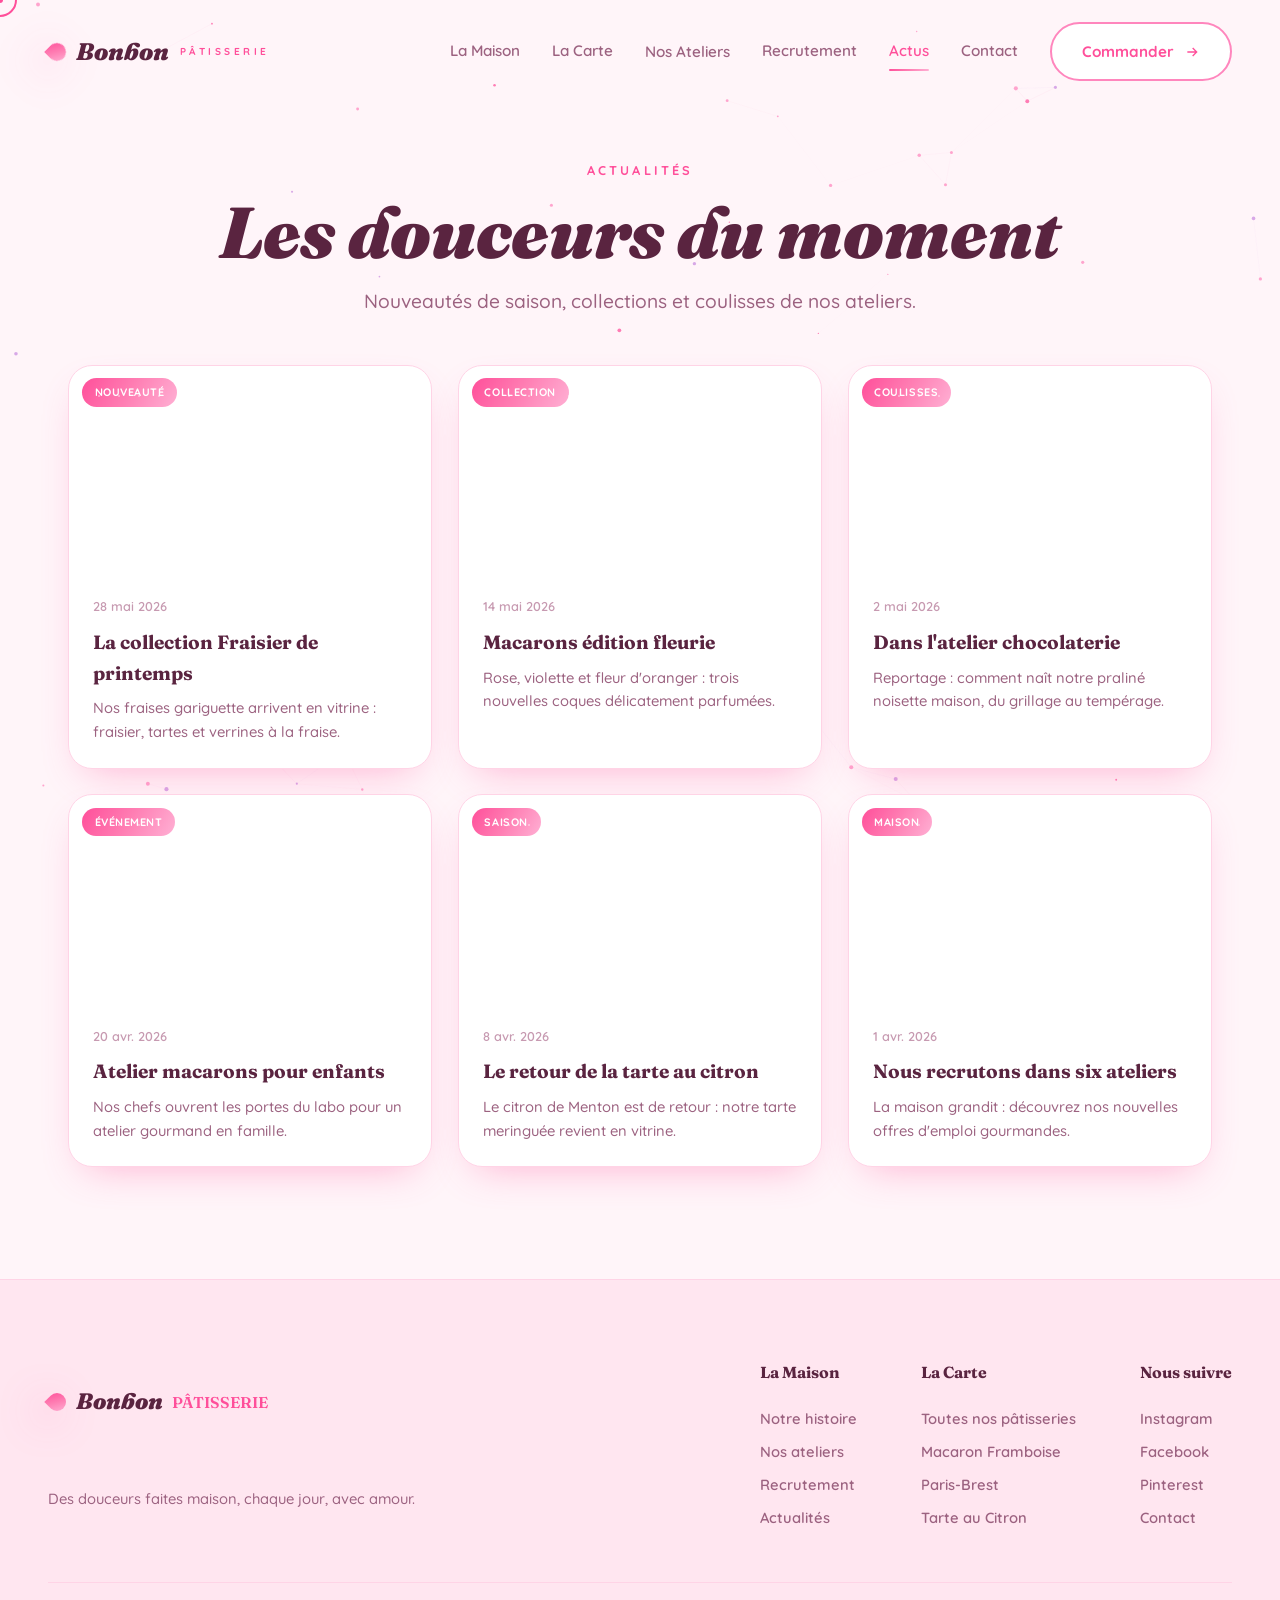
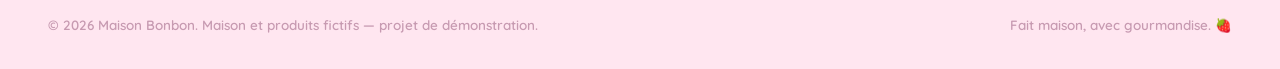
<file: news.html>
<!DOCTYPE html>
<html lang="fr">
<head>
  <meta charset="UTF-8" />
  <meta name="viewport" content="width=device-width, initial-scale=1.0" />
  <meta name="description" content="Actualités de la Maison Bonbon : nouveautés de saison, collections et coulisses de nos ateliers." />
  <meta name="theme-color" content="#ff4f9a" />
  <title>Actualités — Maison Bonbon</title>
  <link rel="preconnect" href="https://fonts.googleapis.com" />
  <link rel="preconnect" href="https://fonts.gstatic.com" crossorigin />
  <link rel="stylesheet" href="styles/main.css" />
  <link rel="stylesheet" href="styles/pages.css" />
</head>
<body>
  <main class="page">
    <div class="page-head">
      <p class="page-head__tag reveal">Actualités</p>
      <h1 class="page-head__title reveal" style="--d:.1s">Les douceurs du moment</h1>
      <p class="page-head__sub reveal" style="--d:.2s">Nouveautés de saison, collections et coulisses de nos ateliers.</p>
    </div>
    <div class="news-grid" id="newsGrid"></div>
  </main>

  <script src="data/team.js"></script>
  <script src="scripts/components.js"></script>
  <script src="scripts/main.js"></script>
  <script>
    (() => {
      const grid = document.getElementById("newsGrid");
      if (!grid) return;
      const news = [
        { cat: "Nouveauté", date: "28 mai 2026", hue: 345, title: "La collection Fraisier de printemps", text: "Nos fraises gariguette arrivent en vitrine : fraisier, tartes et verrines à la fraise." },
        { cat: "Collection", date: "14 mai 2026", hue: 300, title: "Macarons édition fleurie", text: "Rose, violette et fleur d'oranger : trois nouvelles coques délicatement parfumées." },
        { cat: "Coulisses", date: "2 mai 2026", hue: 25, title: "Dans l'atelier chocolaterie", text: "Reportage : comment naît notre praliné noisette maison, du grillage au tempérage." },
        { cat: "Événement", date: "20 avr. 2026", hue: 330, title: "Atelier macarons pour enfants", text: "Nos chefs ouvrent les portes du labo pour un atelier gourmand en famille." },
        { cat: "Saison", date: "8 avr. 2026", hue: 50, title: "Le retour de la tarte au citron", text: "Le citron de Menton est de retour : notre tarte meringuée revient en vitrine." },
        { cat: "Maison", date: "1 avr. 2026", hue: 160, title: "Nous recrutons dans six ateliers", text: "La maison grandit : découvrez nos nouvelles offres d'emploi gourmandes." },
      ];
      grid.innerHTML = news.map((n, i) => `
        <article class="news-card reveal" style="--hue:${n.hue};--d:${(i % 3) * 0.08}s" data-cursor data-tilt>
          <div class="news-card__media"><span class="news-card__cat">${n.cat}</span></div>
          <div class="news-card__body">
            <span class="news-card__date">${n.date}</span>
            <h3>${n.title}</h3>
            <p>${n.text}</p>
          </div>
        </article>`).join("");
      window.AETHER && window.AETHER.refresh(grid);
    })();
  </script>
</body>
</html>
</file>
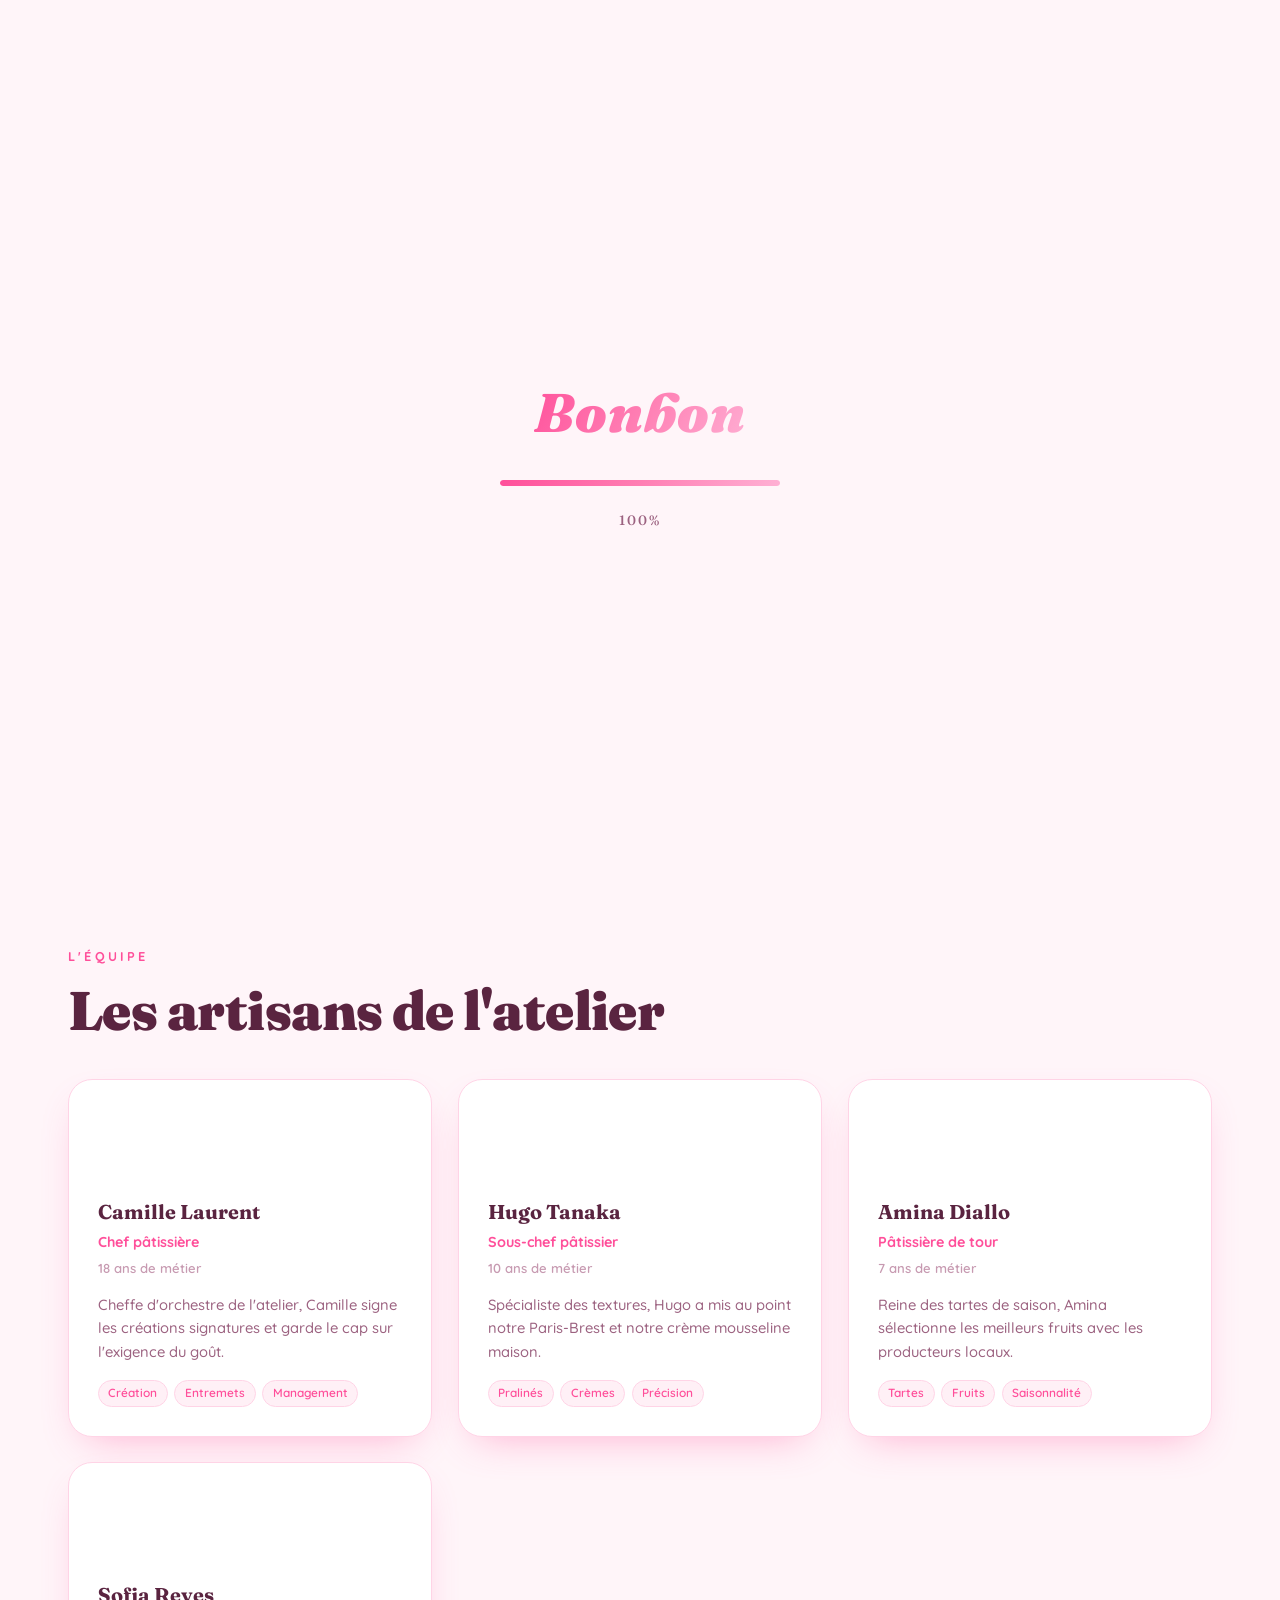
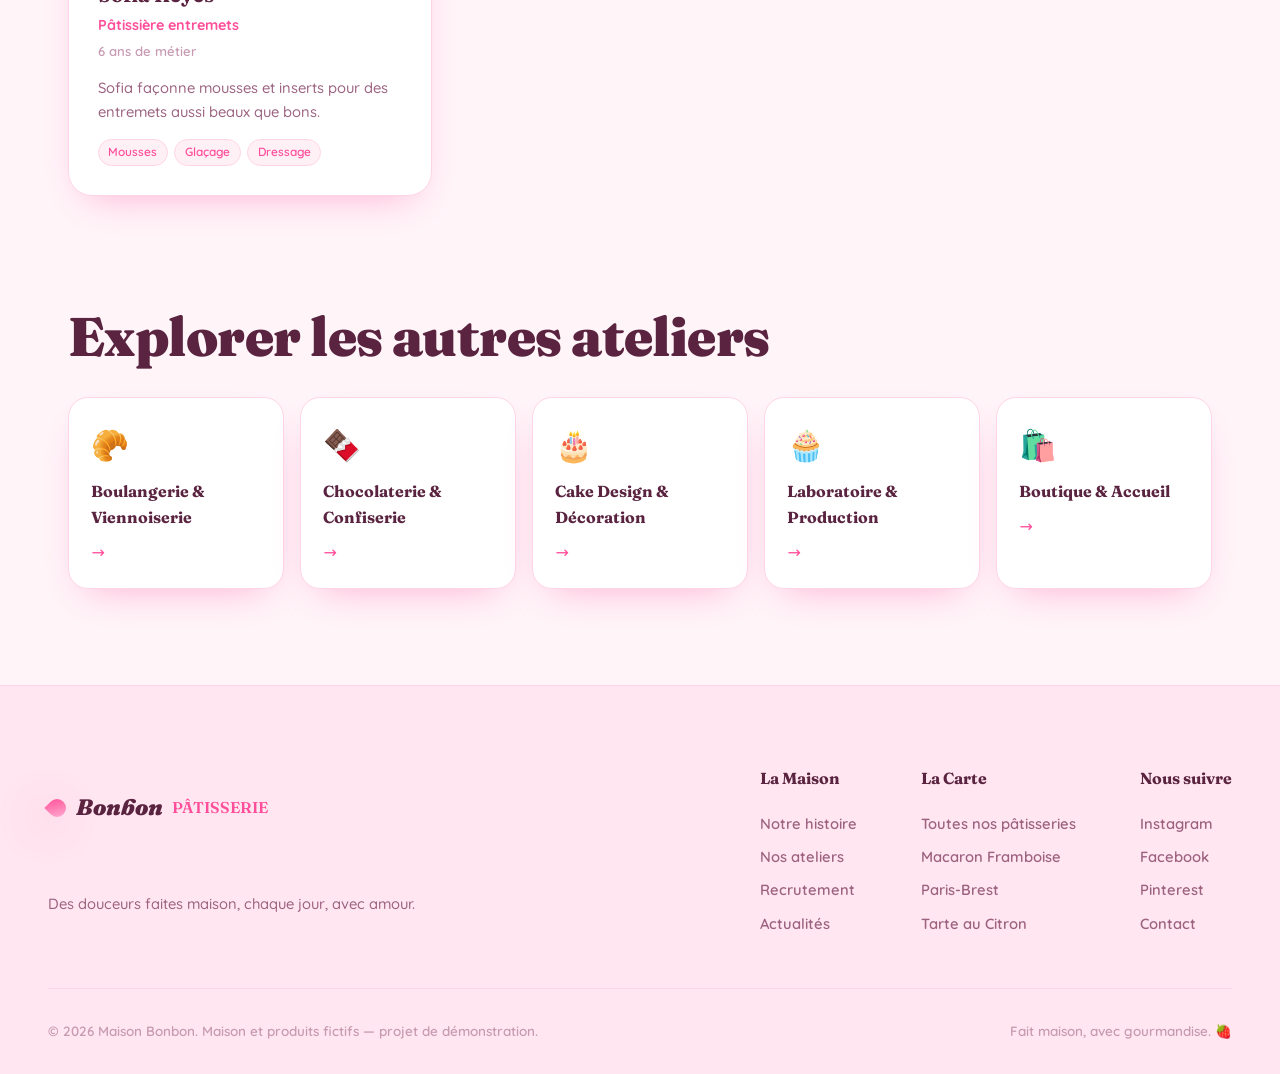
<file: secteur.html>
<!DOCTYPE html>
<html lang="fr">
<head>
  <meta charset="UTF-8" />
  <meta name="viewport" content="width=device-width, initial-scale=1.0" />
  <meta name="description" content="Atelier de la Maison Bonbon : mission, savoir-faire et artisans de l'équipe." />
  <meta name="theme-color" content="#ff4f9a" />
  <title>Atelier — Maison Bonbon</title>
  <link rel="preconnect" href="https://fonts.googleapis.com" />
  <link rel="preconnect" href="https://fonts.gstatic.com" crossorigin />
  <link rel="stylesheet" href="styles/main.css" />
  <link rel="stylesheet" href="styles/pages.css" />
</head>
<body>
  <main>
    <div id="sectorRoot"></div>
  </main>

  <script src="data/team.js"></script>
  <script src="scripts/components.js"></script>
  <script src="scripts/main.js"></script>
  <script src="scripts/sector.js"></script>
</body>
</html>
</file>
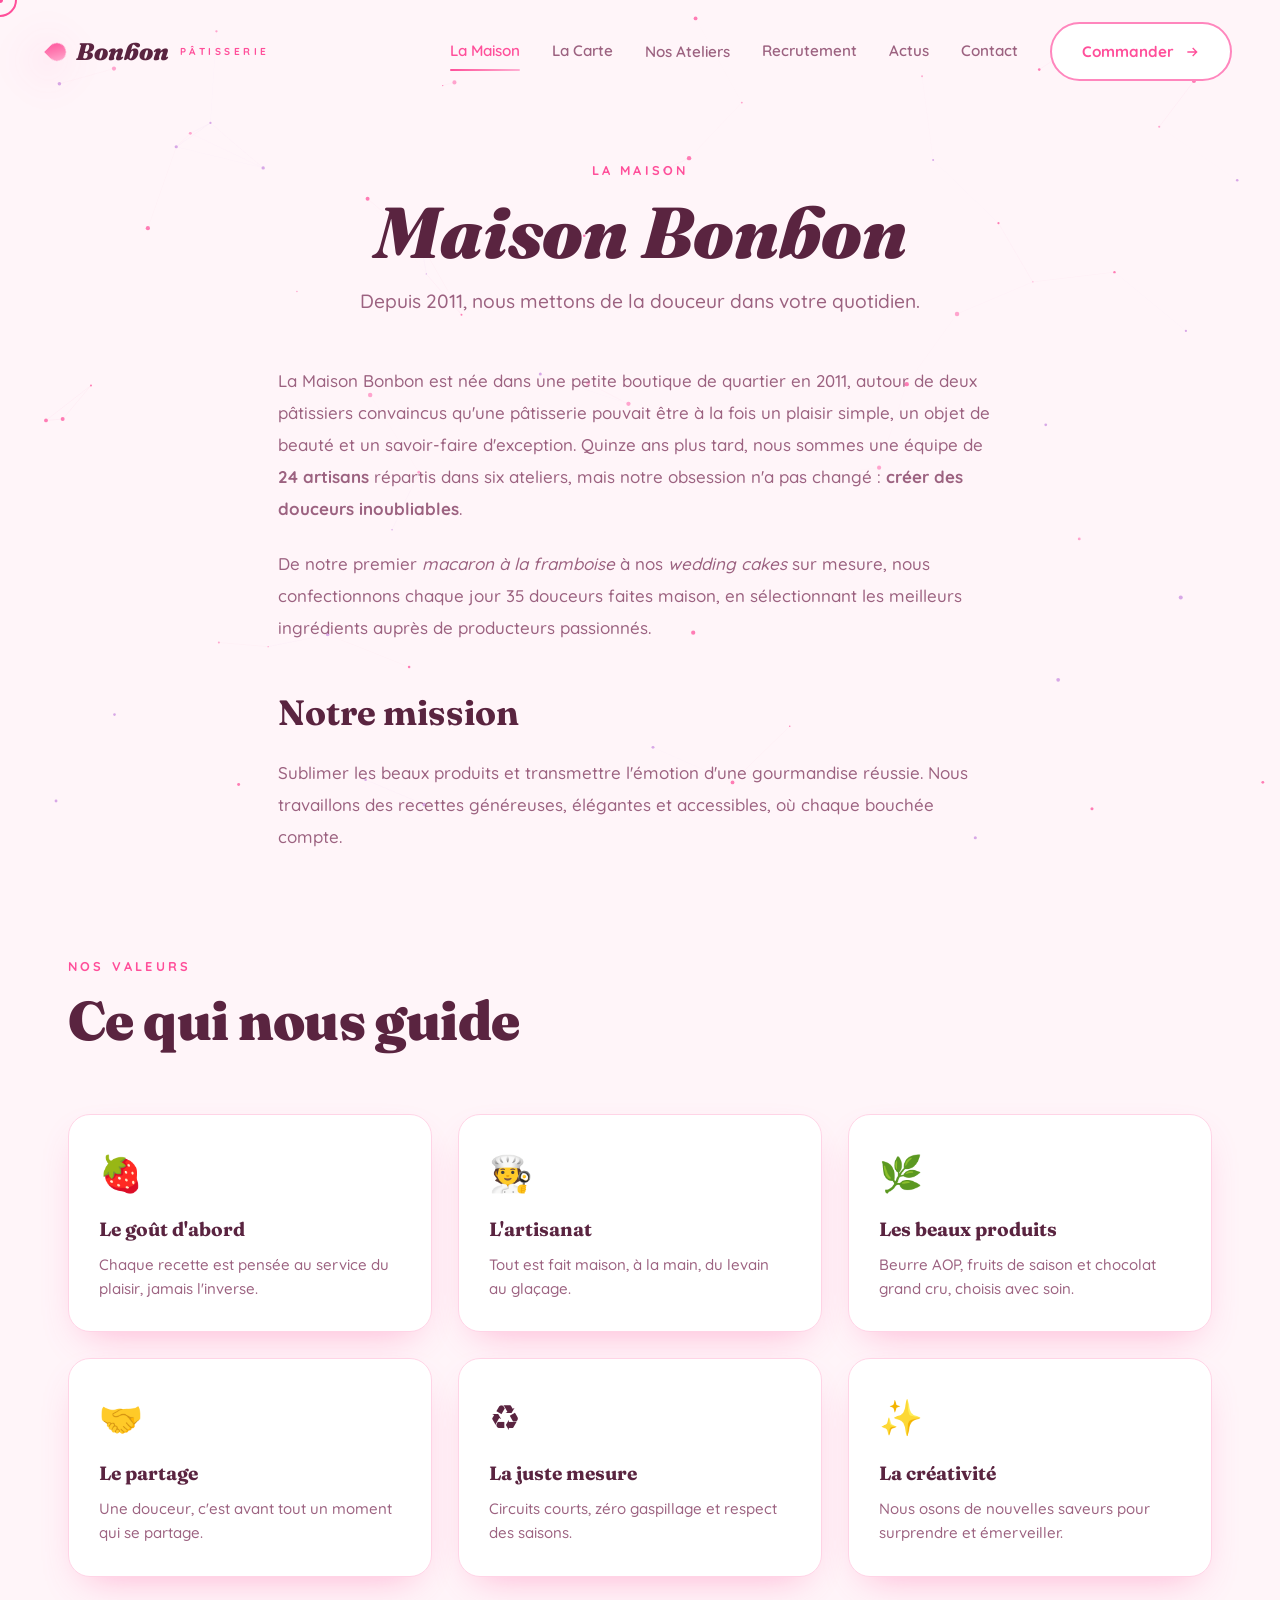
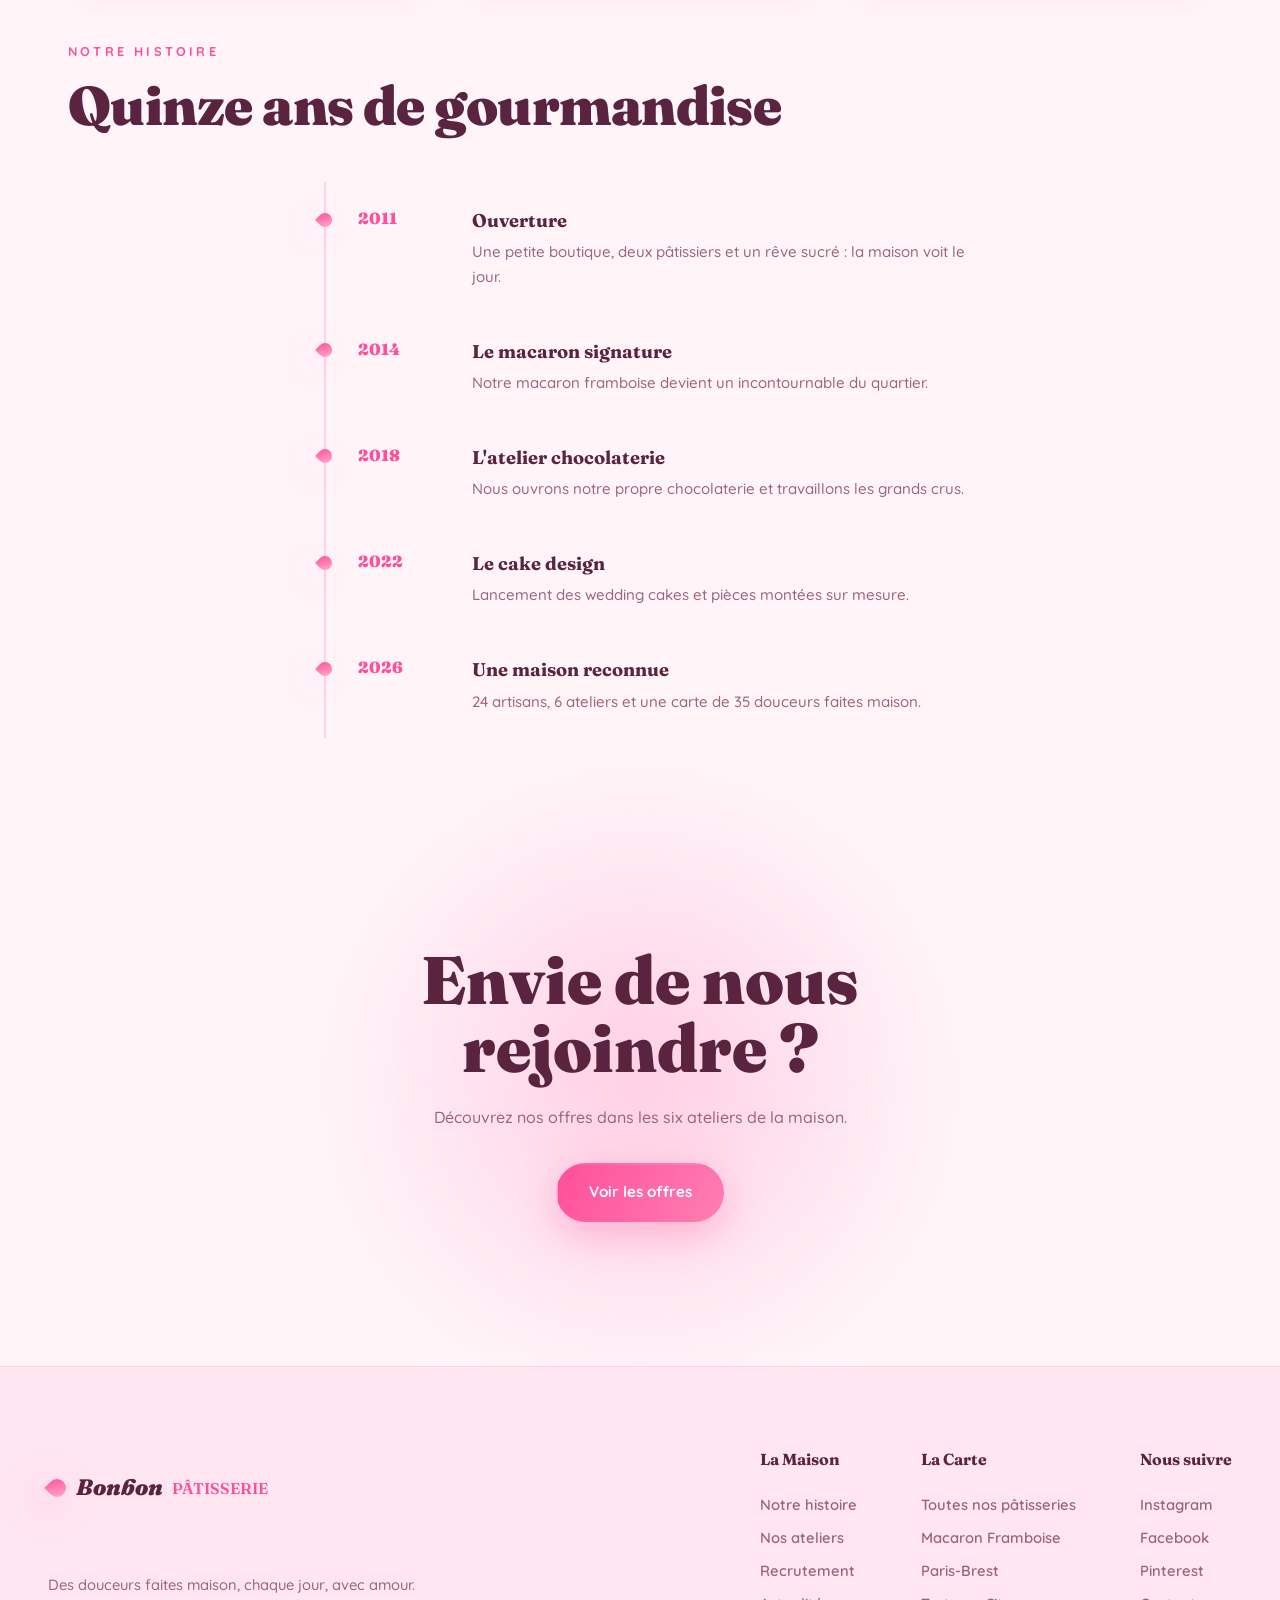
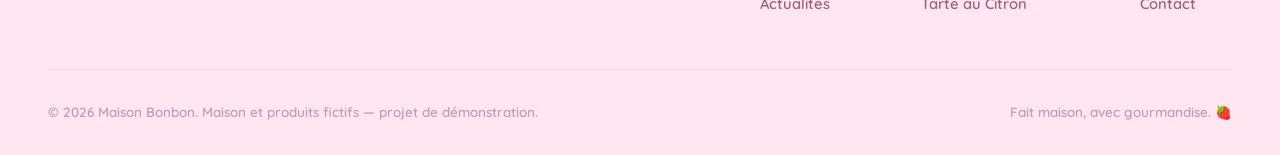
<file: studio.html>
<!DOCTYPE html>
<html lang="fr">
<head>
  <meta charset="UTF-8" />
  <meta name="viewport" content="width=device-width, initial-scale=1.0" />
  <meta name="description" content="L'histoire, la mission et les valeurs de la Maison Bonbon, pâtisserie artisanale depuis 2011." />
  <meta name="theme-color" content="#ff4f9a" />
  <title>La Maison — Maison Bonbon</title>
  <link rel="preconnect" href="https://fonts.googleapis.com" />
  <link rel="preconnect" href="https://fonts.gstatic.com" crossorigin />
  <link rel="stylesheet" href="styles/main.css" />
  <link rel="stylesheet" href="styles/pages.css" />
</head>
<body>
  <main class="page">
    <div class="page-head">
      <p class="page-head__tag reveal">La Maison</p>
      <h1 class="page-head__title reveal" style="--d:.1s">Maison Bonbon</h1>
      <p class="page-head__sub reveal" style="--d:.2s">Depuis 2011, nous mettons de la douceur dans votre quotidien.</p>
    </div>

    <div class="content">
      <p class="reveal">
        La Maison Bonbon est née dans une petite boutique de quartier en 2011, autour de
        deux pâtissiers convaincus qu'une pâtisserie pouvait être à la fois un plaisir simple,
        un objet de beauté et un savoir-faire d'exception. Quinze ans plus tard, nous sommes
        une équipe de <strong>24 artisans</strong> répartis dans six ateliers, mais notre
        obsession n'a pas changé : <strong>créer des douceurs inoubliables</strong>.
      </p>
      <p class="reveal">
        De notre premier <em>macaron à la framboise</em> à nos <em>wedding cakes</em>
        sur mesure, nous confectionnons chaque jour 35 douceurs faites maison, en
        sélectionnant les meilleurs ingrédients auprès de producteurs passionnés.
      </p>
      <h2 class="reveal">Notre mission</h2>
      <p class="reveal">
        Sublimer les beaux produits et transmettre l'émotion d'une gourmandise réussie.
        Nous travaillons des recettes généreuses, élégantes et accessibles, où chaque
        bouchée compte.
      </p>
    </div>

    <div class="section-head" style="margin-bottom:2rem;">
      <p class="section-head__tag reveal">Nos valeurs</p>
      <h2 class="section-head__title reveal" style="--d:.1s">Ce qui nous guide</h2>
    </div>
    <div class="values">
      <article class="value-card reveal" data-cursor><div class="value-card__icon">🍓</div><h3>Le goût d'abord</h3><p>Chaque recette est pensée au service du plaisir, jamais l'inverse.</p></article>
      <article class="value-card reveal" style="--d:.1s" data-cursor><div class="value-card__icon">🧑‍🍳</div><h3>L'artisanat</h3><p>Tout est fait maison, à la main, du levain au glaçage.</p></article>
      <article class="value-card reveal" style="--d:.2s" data-cursor><div class="value-card__icon">🌿</div><h3>Les beaux produits</h3><p>Beurre AOP, fruits de saison et chocolat grand cru, choisis avec soin.</p></article>
      <article class="value-card reveal" data-cursor><div class="value-card__icon">🤝</div><h3>Le partage</h3><p>Une douceur, c'est avant tout un moment qui se partage.</p></article>
      <article class="value-card reveal" style="--d:.1s" data-cursor><div class="value-card__icon">♻️</div><h3>La juste mesure</h3><p>Circuits courts, zéro gaspillage et respect des saisons.</p></article>
      <article class="value-card reveal" style="--d:.2s" data-cursor><div class="value-card__icon">✨</div><h3>La créativité</h3><p>Nous osons de nouvelles saveurs pour surprendre et émerveiller.</p></article>
    </div>

    <div class="section-head" style="margin-bottom:1rem;">
      <p class="section-head__tag reveal">Notre histoire</p>
      <h2 class="section-head__title reveal" style="--d:.1s">Quinze ans de gourmandise</h2>
    </div>
    <div class="timeline">
      <div class="timeline__item reveal"><span class="timeline__year">2011</span><div><h3>Ouverture</h3><p>Une petite boutique, deux pâtissiers et un rêve sucré : la maison voit le jour.</p></div></div>
      <div class="timeline__item reveal"><span class="timeline__year">2014</span><div><h3>Le macaron signature</h3><p>Notre macaron framboise devient un incontournable du quartier.</p></div></div>
      <div class="timeline__item reveal"><span class="timeline__year">2018</span><div><h3>L'atelier chocolaterie</h3><p>Nous ouvrons notre propre chocolaterie et travaillons les grands crus.</p></div></div>
      <div class="timeline__item reveal"><span class="timeline__year">2022</span><div><h3>Le cake design</h3><p>Lancement des wedding cakes et pièces montées sur mesure.</p></div></div>
      <div class="timeline__item reveal"><span class="timeline__year">2026</span><div><h3>Une maison reconnue</h3><p>24 artisans, 6 ateliers et une carte de 35 douceurs faites maison.</p></div></div>
    </div>

    <section class="cta" id="cta">
      <div class="cta__glow"></div>
      <div class="cta__inner reveal">
        <h2 class="cta__title">Envie de nous rejoindre ?</h2>
        <p class="cta__sub">Découvrez nos offres dans les six ateliers de la maison.</p>
        <div style="margin-top:2rem;"><a href="careers.html" class="btn btn--primary" data-cursor data-magnetic><span>Voir les offres</span></a></div>
      </div>
    </section>
  </main>

  <script src="data/team.js"></script>
  <script src="scripts/components.js"></script>
  <script src="scripts/main.js"></script>
</body>
</html>
</file>
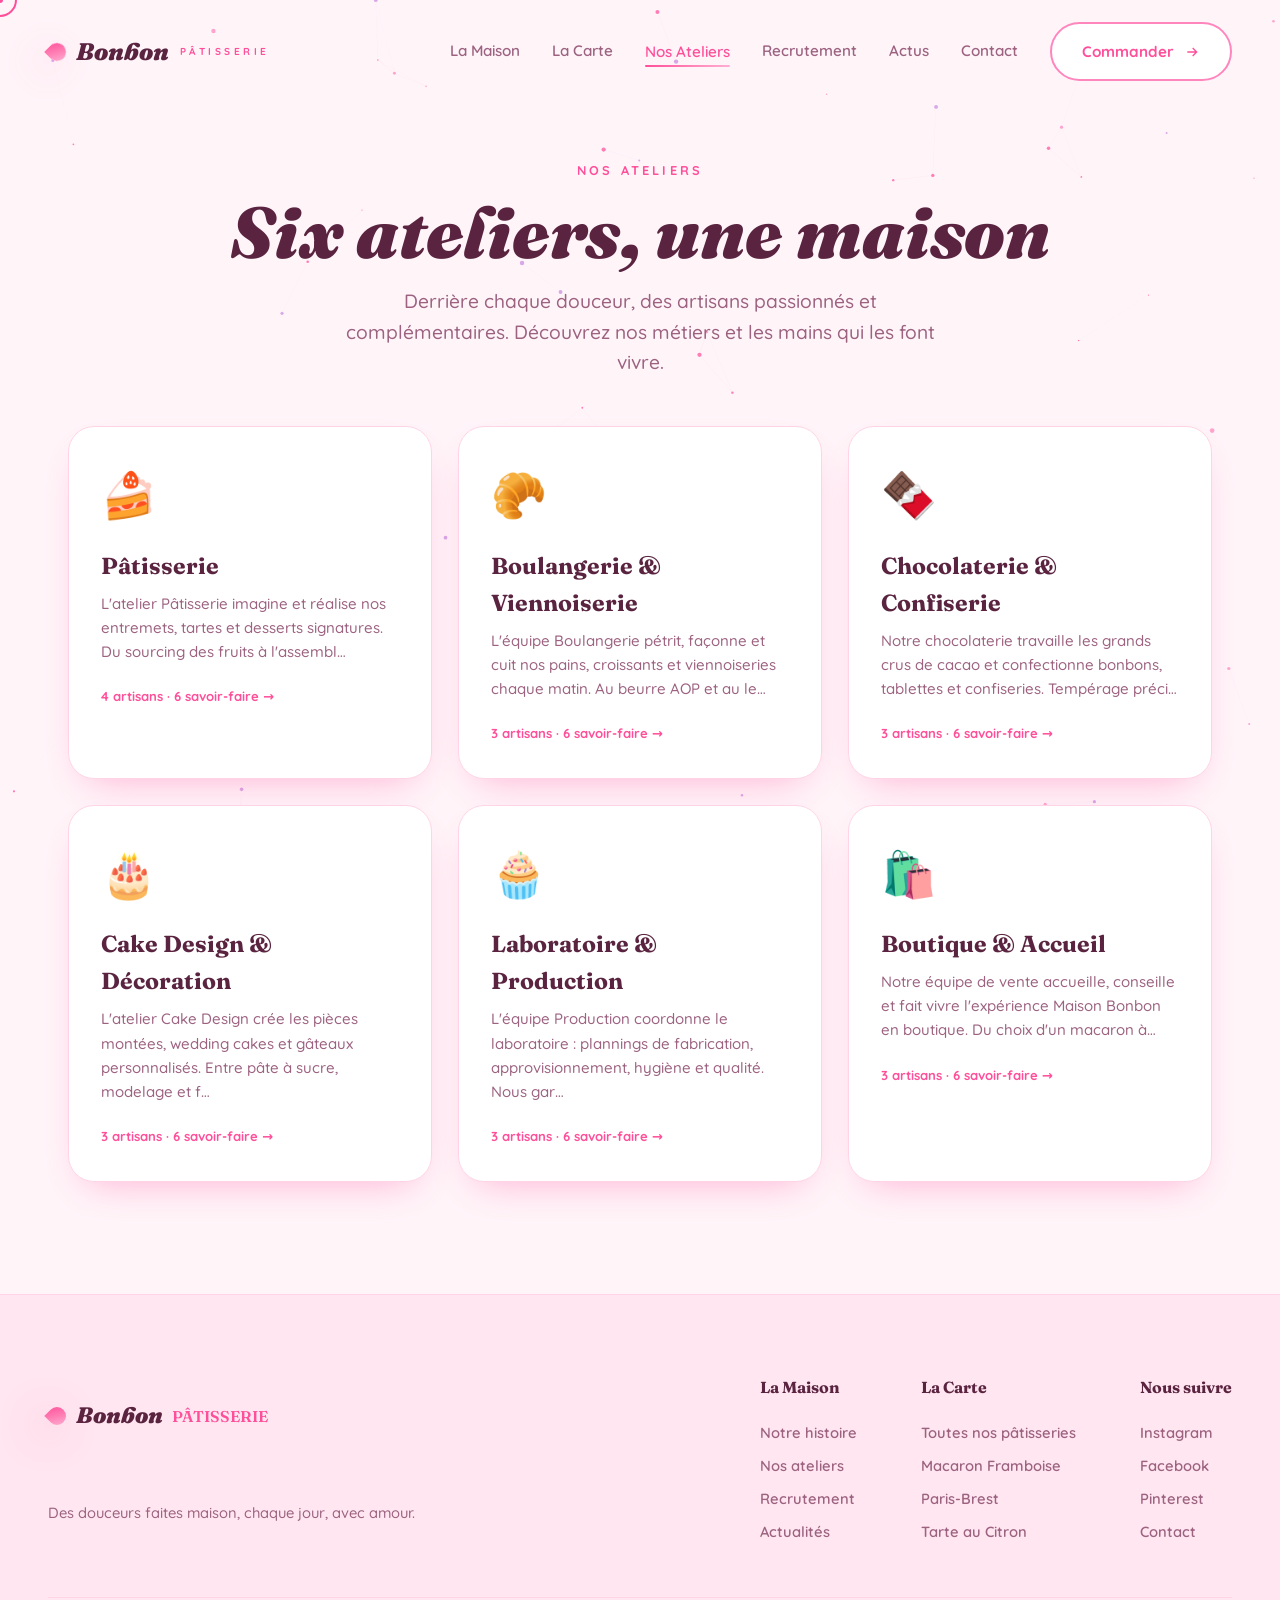
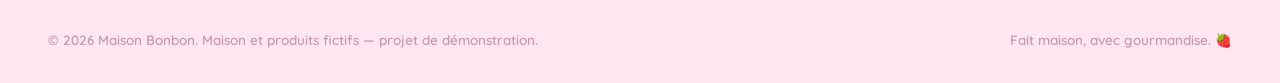
<file: teams.html>
<!DOCTYPE html>
<html lang="fr">
<head>
  <meta charset="UTF-8" />
  <meta name="viewport" content="width=device-width, initial-scale=1.0" />
  <meta name="description" content="Les six ateliers de la Maison Bonbon : pâtisserie, boulangerie, chocolaterie, cake design, production et boutique." />
  <meta name="theme-color" content="#ff4f9a" />
  <title>Nos ateliers — Maison Bonbon</title>
  <link rel="preconnect" href="https://fonts.googleapis.com" />
  <link rel="preconnect" href="https://fonts.gstatic.com" crossorigin />
  <link rel="stylesheet" href="styles/main.css" />
  <link rel="stylesheet" href="styles/pages.css" />
</head>
<body>
  <main class="page">
    <div class="page-head">
      <p class="page-head__tag reveal">Nos ateliers</p>
      <h1 class="page-head__title reveal" style="--d:.1s">Six ateliers, une maison</h1>
      <p class="page-head__sub reveal" style="--d:.2s">
        Derrière chaque douceur, des artisans passionnés et complémentaires. Découvrez nos
        métiers et les mains qui les font vivre.
      </p>
    </div>
    <div class="teams-grid" id="teamsGrid"></div>
  </main>

  <script src="data/team.js"></script>
  <script src="scripts/components.js"></script>
  <script src="scripts/main.js"></script>
  <script>
    (() => {
      const grid = document.getElementById("teamsGrid");
      if (!grid || !window.DEPARTMENTS) return;
      grid.innerHTML = window.DEPARTMENT_ORDER.map((slug) => {
        const d = window.DEPARTMENTS[slug];
        return `
        <a class="team-card reveal" href="secteur.html?dept=${d.slug}" data-cursor data-tilt style="--hue:${d.hue}">
          <div class="team-card__icon">${d.icon}</div>
          <h3>${d.name}</h3>
          <p>${d.mission.slice(0, 120)}…</p>
          <span class="team-card__count">${d.profiles.length} artisans · ${d.stack.length} savoir-faire →</span>
        </a>`;
      }).join("");
      window.AETHER && window.AETHER.refresh(grid);
    })();
  </script>
</body>
</html>
</file>
<file: styles/main.css>
/* ============================================
   MAISON BONBON — Pâtisserie · DA rose bonbon
   ============================================ */
@import url('https://fonts.googleapis.com/css2?family=Fraunces:ital,opsz,wght@0,9..144,400;0,9..144,600;0,9..144,900;1,9..144,500&family=Quicksand:wght@400;500;600;700&display=swap');

:root {
  --bg: #fff5f9;
  --bg-soft: #ffe6f0;
  --surface: #ffffff;
  --surface-2: #fff0f6;
  --line: #ffd4e6;
  --text: #5a2440;
  --text-dim: #9c6280;
  --text-faint: #c79ab1;
  --accent: #ff4f9a;
  --accent-2: #ff86bd;
  --accent-3: #c98be0;
  --cream: #fff9e8;
  --choco: #7a4a36;
  --pistachio: #a8d59b;
  --gradient: linear-gradient(120deg, #ff4f9a 0%, #ff7eb3 50%, #ffb0d4 100%);
  --glow: 0 12px 40px rgba(255, 79, 154, 0.35);
  --shadow-soft: 0 16px 40px -18px rgba(255, 79, 154, 0.45);
  --font-display: "Fraunces", Georgia, serif;
  --font-body: "Quicksand", system-ui, sans-serif;
  --ease: cubic-bezier(0.16, 1, 0.3, 1);
  --maxw: 1240px;
}

* { margin: 0; padding: 0; box-sizing: border-box; }
html { scroll-behavior: smooth; }
body {
  font-family: var(--font-body);
  background: var(--bg);
  color: var(--text);
  overflow-x: hidden;
  line-height: 1.6;
  font-weight: 500;
  -webkit-font-smoothing: antialiased;
  cursor: none;
}
@media (hover: none) { body { cursor: auto; } }
a { color: inherit; text-decoration: none; }
img { max-width: 100%; display: block; }
::selection { background: var(--accent); color: #fff; }

::-webkit-scrollbar { width: 10px; }
::-webkit-scrollbar-track { background: var(--bg-soft); }
::-webkit-scrollbar-thumb { background: var(--accent-2); border-radius: 10px; border: 3px solid var(--bg-soft); }

/* ---------- LOADER ---------- */
.loader {
  position: fixed; inset: 0; z-index: 9999; background: var(--bg);
  display: flex; flex-direction: column; align-items: center; justify-content: center; gap: 1.5rem;
  transition: opacity .8s var(--ease), visibility .8s;
}
.loader.is-done { opacity: 0; visibility: hidden; }
.loader__logo {
  font-family: var(--font-display); font-weight: 900; font-style: italic; font-size: clamp(2rem, 7vw, 3.4rem);
  letter-spacing: .02em;
  background: var(--gradient); -webkit-background-clip: text; background-clip: text; color: transparent;
  animation: pulse 1.6s ease-in-out infinite;
}
.loader__bar { width: min(280px, 60vw); height: 6px; background: var(--bg-soft); border-radius: 99px; overflow: hidden; }
.loader__bar span { display: block; height: 100%; width: 0; background: var(--gradient); border-radius: 99px; }
.loader__pct { font-family: var(--font-display); font-size: .85rem; color: var(--text-dim); letter-spacing: .15em; }
@keyframes pulse { 0%,100% { opacity: 1; transform: scale(1);} 50% { opacity: .6; transform: scale(.97);} }

/* ---------- CURSOR ---------- */
.cursor, .cursor-dot { position: fixed; top: 0; left: 0; pointer-events: none; z-index: 9998; border-radius: 50%; }
.cursor {
  width: 34px; height: 34px; border: 2px solid var(--accent); transform: translate(-50%, -50%);
  transition: width .25s var(--ease), height .25s var(--ease), background .25s, opacity .3s;
}
.cursor-dot { width: 6px; height: 6px; background: var(--accent); transform: translate(-50%, -50%); }
.cursor.is-hover { width: 60px; height: 60px; background: rgba(255, 79, 154, .14); border-color: var(--accent-2); }
@media (hover: none) { .cursor, .cursor-dot { display: none; } }

/* ---------- BG + progress ---------- */
.bg-canvas { position: fixed; inset: 0; z-index: 0; pointer-events: none; opacity: .8; }
.scroll-progress { position: fixed; top: 0; left: 0; height: 4px; width: 0%; z-index: 9997; background: var(--gradient); box-shadow: 0 0 12px var(--accent-2); }

/* ---------- NAV ---------- */
.nav {
  position: fixed; top: 0; left: 0; right: 0; z-index: 100;
  display: flex; align-items: center; gap: 2rem;
  padding: 1.4rem clamp(1.2rem, 4vw, 3rem);
  transition: background .4s var(--ease), padding .4s var(--ease), box-shadow .4s, backdrop-filter .4s;
}
.nav.is-scrolled {
  background: rgba(255, 245, 249, 0.82); backdrop-filter: blur(14px);
  padding-top: .85rem; padding-bottom: .85rem;
  box-shadow: 0 6px 30px -18px rgba(255, 79, 154, .6); border-bottom: 1px solid var(--line);
}
.nav__brand {
  font-family: var(--font-display); font-weight: 900; font-style: italic; font-size: 1.5rem;
  display: flex; align-items: center; gap: .6rem; margin-right: auto; color: var(--text);
}
.nav__mark { width: 18px; height: 18px; background: var(--gradient); border-radius: 50% 50% 50% 0; box-shadow: var(--glow); transform: rotate(45deg); }
.nav__links { display: flex; gap: 2rem; }
.nav__links a { font-size: .95rem; font-weight: 600; color: var(--text-dim); position: relative; transition: color .3s; }
.nav__links a::after { content: ""; position: absolute; left: 0; bottom: -6px; width: 0; height: 2px; background: var(--gradient); border-radius: 2px; transition: width .35s var(--ease); }
.nav__links a:hover { color: var(--accent); }
.nav__links a:hover::after { width: 100%; }
.nav__burger { display: none; background: none; border: 0; flex-direction: column; gap: 5px; cursor: pointer; }
.nav__burger span { width: 26px; height: 2.5px; background: var(--accent); border-radius: 2px; transition: .3s var(--ease); }
.nav.is-open .nav__burger span:nth-child(1) { transform: translateY(7px) rotate(45deg); }
.nav.is-open .nav__burger span:nth-child(2) { opacity: 0; }
.nav.is-open .nav__burger span:nth-child(3) { transform: translateY(-7px) rotate(-45deg); }

/* ---------- BUTTONS ---------- */
.btn {
  position: relative; display: inline-flex; align-items: center; gap: .6rem;
  font-family: var(--font-body); font-weight: 700; font-size: .95rem;
  padding: .95rem 1.9rem; border-radius: 99px; border: 2px solid transparent;
  transition: transform .3s var(--ease), box-shadow .3s, background .3s, color .3s, border-color .3s;
  white-space: nowrap; overflow: hidden;
}
.btn--primary { color: #fff; background: var(--gradient); background-size: 200% 200%; box-shadow: var(--glow); animation: shift 6s ease infinite; }
.btn--primary:hover { box-shadow: 0 16px 50px rgba(255,79,154,.55); transform: translateY(-2px); }
@keyframes shift { 0%,100% { background-position: 0% 50%; } 50% { background-position: 100% 50%; } }
.btn--ghost { color: var(--accent); border-color: var(--accent-2); background: var(--surface); }
.btn--ghost:hover { background: var(--surface-2); border-color: var(--accent); }
.btn--play { color: var(--text); background: var(--surface); border-color: var(--line); }
.btn--play:hover { background: var(--surface-2); border-color: var(--accent-2); transform: translateY(-2px); }
.btn__play-icon { width: 28px; height: 28px; border-radius: 50%; background: var(--gradient); display: grid; place-items: center; font-size: .7rem; color: #fff; padding-left: 1px; }
.nav__cta svg { transition: transform .3s var(--ease); }
.nav__cta:hover svg { transform: translateX(4px); }

/* ---------- REVEAL ---------- */
.reveal { opacity: 0; transform: translateY(36px); transition: opacity .9s var(--ease) var(--d, 0s), transform .9s var(--ease) var(--d, 0s); }
.reveal.is-in { opacity: 1; transform: none; }
@media (prefers-reduced-motion: reduce) {
  .reveal { opacity: 1; transform: none; transition: none; }
  *, *::before, *::after { animation-duration: .001s !important; }
}

/* ---------- HERO ---------- */
.hero {
  position: relative; z-index: 1; min-height: 100vh;
  display: flex; flex-direction: column; justify-content: center; align-items: center;
  text-align: center; padding: 7rem clamp(1.2rem, 5vw, 3rem) 4rem;
}
.hero__glow {
  position: absolute; top: 28%; left: 50%; transform: translate(-50%, -50%);
  width: min(900px, 92vw); height: min(900px, 92vw);
  background: radial-gradient(circle, rgba(255,134,189,.5), rgba(201,139,224,.25) 42%, transparent 70%);
  filter: blur(40px); z-index: -1; animation: float 8s ease-in-out infinite;
}
@keyframes float { 0%,100% { transform: translate(-50%,-50%) scale(1);} 50% { transform: translate(-50%,-55%) scale(1.08);} }
.hero__content { max-width: 880px; }
.hero__eyebrow { font-family: var(--font-body); font-weight: 700; font-size: .85rem; letter-spacing: .25em; color: var(--accent); margin-bottom: 1.6rem; text-transform: uppercase; }
.hero__title { font-family: var(--font-display); font-weight: 900; font-size: clamp(2.8rem, 10vw, 7.5rem); line-height: .95; letter-spacing: -.01em; }
.hero__title span { display: block; }
.hero__title--accent { font-style: italic; background: var(--gradient); -webkit-background-clip: text; background-clip: text; color: transparent; }
.hero__sub { font-size: clamp(1.05rem, 2.4vw, 1.3rem); color: var(--text-dim); max-width: 620px; margin: 1.8rem auto 0; }
.hero__actions { display: flex; gap: 1rem; justify-content: center; margin-top: 2.6rem; flex-wrap: wrap; }
.hero__scroll { position: absolute; bottom: 2rem; left: 50%; transform: translateX(-50%); display: flex; flex-direction: column; align-items: center; gap: .8rem; font-size: .72rem; letter-spacing: .2em; color: var(--text-faint); text-transform: uppercase; font-weight: 700; }
.hero__scroll-line { width: 2px; height: 50px; background: var(--line); position: relative; overflow: hidden; border-radius: 2px; }
.hero__scroll-line i { position: absolute; top: 0; left: 0; width: 100%; height: 40%; background: var(--gradient); animation: scrolldot 2s var(--ease) infinite; }
@keyframes scrolldot { 0% { transform: translateY(-100%);} 100% { transform: translateY(250%);} }
.hero__badges { display: flex; gap: 2.5rem; margin-top: 3.5rem; }
.badge { display: flex; flex-direction: column; align-items: center; }
.badge strong { font-family: var(--font-display); font-weight: 900; font-size: 1.7rem; background: var(--gradient); -webkit-background-clip: text; background-clip: text; color: transparent; }
.badge span { font-size: .74rem; letter-spacing: .08em; color: var(--text-faint); text-transform: uppercase; font-weight: 700; }

/* Glitch -> on garde une légère vibration sucrée */
[data-glitch] { position: relative; }
[data-glitch].glitching::before, [data-glitch].glitching::after { content: attr(data-glitch); position: absolute; inset: 0; -webkit-background-clip: text; background-clip: text; }
[data-glitch].glitching::before { color: var(--accent-2); transform: translate(-2px, 1px); clip-path: inset(0 0 55% 0); }
[data-glitch].glitching::after { color: var(--accent-3); transform: translate(2px, -1px); clip-path: inset(55% 0 0 0); }

/* ---------- MARQUEE ---------- */
.marquee { position: relative; z-index: 1; overflow: hidden; padding: 1.3rem 0; background: var(--gradient); }
.marquee__track { display: flex; gap: 2.5rem; width: max-content; animation: scrollx 26s linear infinite; }
.marquee__track span { font-family: var(--font-display); font-weight: 900; font-style: italic; font-size: 1.15rem; letter-spacing: .04em; color: #fff; }
.marquee__track span:nth-child(even) { color: rgba(255,255,255,.65); font-style: normal; }
@keyframes scrollx { to { transform: translateX(-50%); } }

/* ---------- SECTION ---------- */
section { position: relative; z-index: 1; }
.section-head { max-width: var(--maxw); margin: 0 auto; padding: 0 clamp(1.2rem, 5vw, 3rem); }
.section-head__tag { font-family: var(--font-body); font-weight: 700; font-size: .8rem; letter-spacing: .25em; color: var(--accent); text-transform: uppercase; margin-bottom: 1rem; }
.section-head__title { font-family: var(--font-display); font-weight: 900; font-size: clamp(1.9rem, 5vw, 3.4rem); line-height: 1.05; letter-spacing: -.01em; }

.about, .games, .features, .stats { padding: clamp(5rem, 12vw, 9rem) 0; }
.about__lead { max-width: 760px; margin: 2rem auto 0; padding: 0 clamp(1.2rem, 5vw, 3rem); font-size: clamp(1.05rem, 2.2vw, 1.3rem); color: var(--text-dim); }

.about__grid { max-width: var(--maxw); margin: 3.5rem auto 0; padding: 0 clamp(1.2rem, 5vw, 3rem); display: grid; grid-template-columns: repeat(3, 1fr); gap: 1.5rem; }
.feature-card { background: var(--surface); border: 1px solid var(--line); border-radius: 24px; padding: 2.2rem; transition: transform .4s var(--ease), box-shadow .4s, border-color .4s; transform-style: preserve-3d; box-shadow: var(--shadow-soft); }
.feature-card:hover { border-color: var(--accent-2); box-shadow: 0 22px 50px -18px rgba(255,79,154,.5); }
.feature-card__icon { font-size: 2.4rem; margin-bottom: 1.2rem; }
.feature-card h3 { font-family: var(--font-display); font-weight: 700; font-size: 1.3rem; margin-bottom: .6rem; }
.feature-card p { color: var(--text-dim); font-size: .95rem; }

/* ---------- STATS ---------- */
.stats__grid { max-width: var(--maxw); margin: 0 auto; padding: 0 clamp(1.2rem, 5vw, 3rem); display: grid; grid-template-columns: repeat(4, 1fr); gap: 1.5rem; text-align: center; }
.stat { padding: 2.5rem 1rem; background: var(--surface); border: 1px solid var(--line); border-radius: 24px; box-shadow: var(--shadow-soft); transition: transform .4s var(--ease), border-color .4s; }
.stat:hover { border-color: var(--accent-2); transform: translateY(-4px); }
.stat__num { display: block; font-family: var(--font-display); font-weight: 900; font-size: clamp(2rem, 5vw, 3.2rem); background: var(--gradient); -webkit-background-clip: text; background-clip: text; color: transparent; }
.stat__label { color: var(--text-dim); font-size: .92rem; font-weight: 600; }

/* ---------- CTA ---------- */
.cta { padding: clamp(5rem, 12vw, 9rem) clamp(1.2rem, 5vw, 3rem); position: relative; text-align: center; }
.cta__glow { position: absolute; top: 50%; left: 50%; transform: translate(-50%, -50%); width: 700px; height: 700px; max-width: 100%; background: radial-gradient(circle, rgba(255,134,189,.35), transparent 65%); filter: blur(30px); z-index: -1; }
.cta__inner { max-width: 680px; margin: 0 auto; }
.cta__title { font-family: var(--font-display); font-weight: 900; font-size: clamp(2.2rem, 7vw, 4.2rem); line-height: 1.02; }
.cta__sub { color: var(--text-dim); margin: 1.4rem auto 0; max-width: 480px; }
.cta__form { display: flex; gap: .8rem; margin: 2.4rem auto 0; max-width: 480px; }
.cta__form input { flex: 1; padding: .95rem 1.4rem; border-radius: 99px; border: 2px solid var(--line); background: var(--surface); color: var(--text); font-family: var(--font-body); font-weight: 600; font-size: .95rem; outline: none; transition: border-color .3s; }
.cta__form input:focus { border-color: var(--accent); }
.cta__form input::placeholder { color: var(--text-faint); }

/* ---------- FOOTER ---------- */
.footer { position: relative; z-index: 1; border-top: 1px solid var(--line); background: var(--bg-soft); padding: clamp(3rem, 7vw, 5rem) clamp(1.2rem, 5vw, 3rem) 2rem; }
.footer__top { max-width: var(--maxw); margin: 0 auto; display: flex; justify-content: space-between; gap: 3rem; flex-wrap: wrap; }
.footer__brand { font-family: var(--font-display); font-weight: 900; font-style: italic; font-size: 1.4rem; display: flex; align-items: center; gap: .6rem; flex-wrap: wrap; }
.footer__brand em { font-style: normal; font-weight: 600; font-size: .7em; color: var(--accent); align-self: center; }
.footer__brand p { width: 100%; font-family: var(--font-body); font-weight: 500; font-style: normal; font-size: .92rem; color: var(--text-dim); margin-top: .6rem; }
.footer__cols { display: flex; gap: 4rem; flex-wrap: wrap; }
.footer__cols h4 { font-family: var(--font-display); font-size: 1rem; margin-bottom: 1rem; }
.footer__cols a { display: block; color: var(--text-dim); font-size: .92rem; font-weight: 600; padding: .3rem 0; transition: color .3s, padding-left .3s; }
.footer__cols a:hover { color: var(--accent); padding-left: .4rem; }
.footer__bottom { max-width: var(--maxw); margin: 3rem auto 0; padding-top: 2rem; border-top: 1px solid var(--line); display: flex; justify-content: space-between; gap: 1rem; flex-wrap: wrap; color: var(--text-faint); font-size: .84rem; font-weight: 600; }

/* ---------- RESPONSIVE ---------- */
@media (max-width: 900px) {
  .nav__links, .nav__cta { display: none; }
  .nav__burger { display: flex; }
  .nav.is-open .nav__links { display: flex; flex-direction: column; gap: 1.5rem; position: absolute; top: 100%; left: 0; right: 0; padding: 2rem; background: rgba(255,245,249,.97); backdrop-filter: blur(14px); border-bottom: 1px solid var(--line); }
  .about__grid, .stats__grid { grid-template-columns: 1fr 1fr; }
}
@media (max-width: 560px) {
  .about__grid, .stats__grid { grid-template-columns: 1fr; }
  .hero__badges { gap: 1.5rem; }
  .hero__actions { flex-direction: column; width: 100%; }
  .hero__actions .btn { justify-content: center; }
  .cta__form { flex-direction: column; }
  .footer__bottom { flex-direction: column; }
}
</file>
<file: styles/pages.css>
/* ============================================================
   MAISON BONBON — Styles des pages internes (DA rose bonbon)
   complète styles/main.css
   ============================================================ */

/* ---------- Nav: sous-marque + dropdown ---------- */
.nav__brand-sub { font-family: var(--font-body); font-size: .42em; font-weight: 700; font-style: normal; letter-spacing: .35em; color: var(--accent); margin-left: .15em; align-self: center; }
.nav__links a.is-active { color: var(--accent); }
.nav__links a.is-active::after { width: 100%; }
.nav__item { position: relative; }
.nav__dropdown {
  position: absolute; top: 100%; left: 50%; transform: translateX(-50%) translateY(10px);
  min-width: 230px; padding: .6rem; margin-top: .6rem;
  background: var(--surface); box-shadow: var(--shadow-soft);
  border: 1px solid var(--line); border-radius: 18px;
  display: flex; flex-direction: column; gap: .2rem;
  opacity: 0; visibility: hidden; transition: .3s var(--ease); z-index: 50;
}
.nav__item--has-menu:hover .nav__dropdown { opacity: 1; visibility: visible; transform: translateX(-50%) translateY(0); }
.nav__dropdown a { display: flex; align-items: center; gap: .7rem; padding: .65rem .8rem; border-radius: 12px; font-size: .92rem; font-weight: 600; color: var(--text-dim); transition: .25s; }
.nav__dropdown a span { font-size: 1.15rem; }
.nav__dropdown a::after { display: none; }
.nav__dropdown a:hover { background: var(--surface-2); color: var(--accent); }

/* ---------- Page shell ---------- */
.page { position: relative; z-index: 1; padding-top: 7rem; }
.page-head { max-width: var(--maxw); margin: 0 auto; padding: 3rem clamp(1.2rem,5vw,3rem) 1rem; text-align: center; }
.page-head__tag { font-family: var(--font-body); font-weight: 700; font-size: .8rem; letter-spacing: .25em; color: var(--accent); text-transform: uppercase; }
.page-head__title { font-family: var(--font-display); font-weight: 900; font-style: italic; font-size: clamp(2.2rem,7vw,4.5rem); line-height: 1.02; margin: 1rem 0; }
.page-head__sub { color: var(--text-dim); max-width: 620px; margin: 0 auto; font-size: clamp(1rem,2.2vw,1.2rem); }

/* ---------- Chips ---------- */
.chip { font-family: var(--font-body); font-size: .85rem; font-weight: 600; padding: .5rem 1.1rem; border-radius: 99px; border: 1.5px solid var(--line); background: var(--surface); color: var(--text-dim); cursor: none; transition: .25s var(--ease); }
.chip:hover { border-color: var(--accent-2); color: var(--accent); }
.chip.is-active { background: var(--gradient); color: #fff; border-color: transparent; box-shadow: var(--glow); }
.chip--sm { font-size: .76rem; padding: .3rem .8rem; cursor: default; }

/* ---------- Catalogue ---------- */
.catalog-controls { max-width: var(--maxw); margin: 0 auto; padding: 1rem clamp(1.2rem,5vw,3rem); display: flex; flex-direction: column; gap: 1.2rem; }
.catalog-search { display: flex; align-items: center; gap: .8rem; max-width: 440px; width: 100%; margin: 0 auto; padding: .85rem 1.4rem; border-radius: 99px; border: 1.5px solid var(--line); background: var(--surface); box-shadow: var(--shadow-soft); }
.catalog-search input { flex: 1; background: none; border: 0; outline: none; color: var(--text); font-family: var(--font-body); font-weight: 600; font-size: .95rem; }
.catalog-search input::placeholder { color: var(--text-faint); }
.catalog-search svg { color: var(--accent); flex-shrink: 0; }
.catalog-filters { display: flex; flex-wrap: wrap; gap: .6rem; justify-content: center; }
.catalog-count { text-align: center; color: var(--text-faint); font-size: .88rem; font-weight: 600; }
.catalog-count strong { color: var(--accent); }
.games-grid { max-width: var(--maxw); margin: 2rem auto 0; padding: 0 clamp(1.2rem,5vw,3rem) 5rem; display: grid; grid-template-columns: repeat(3, 1fr); gap: 1.6rem; }
.games-empty { grid-column: 1/-1; text-align: center; color: var(--text-dim); padding: 4rem 0; }

/* ---------- Card (pâtisserie) ---------- */
.game-card { display: flex; flex-direction: column; border-radius: 24px; overflow: hidden; border: 1px solid var(--line); background: var(--surface); box-shadow: var(--shadow-soft); transition: transform .4s var(--ease), box-shadow .4s; transform-style: preserve-3d; }
.game-card:hover { box-shadow: 0 26px 56px -20px hsla(var(--hue),70%,60%,.6); }
.game-card__media {
  position: relative; aspect-ratio: 16/11;
  background:
    radial-gradient(circle at 28% 24%, hsla(var(--hue),90%,90%,1), transparent 60%),
    radial-gradient(circle at 78% 82%, hsla(calc(var(--hue) + 30),85%,84%,.95), transparent 60%),
    linear-gradient(160deg, hsl(var(--hue),75%,90%), hsl(calc(var(--hue) + 20),65%,80%));
  overflow: hidden;
}
.game-card__media::after { content: ""; position: absolute; inset: 0; background-image: radial-gradient(rgba(255,255,255,.7) 1.5px, transparent 1.5px); background-size: 20px 20px; opacity: .6; transition: transform .8s var(--ease); }
.game-card:hover .game-card__media::after { transform: scale(1.15) rotate(3deg); }
.game-card__flag { position: absolute; top: .8rem; left: .8rem; z-index: 2; font-size: .68rem; font-weight: 700; letter-spacing: .04em; text-transform: uppercase; padding: .35rem .8rem; border-radius: 99px; background: var(--gradient); color: #fff; box-shadow: var(--glow); }
.game-card__status { position: absolute; top: .8rem; right: .8rem; z-index: 2; font-size: .68rem; font-weight: 700; padding: .35rem .8rem; border-radius: 99px; background: rgba(255,255,255,.9); backdrop-filter: blur(6px); border: 1px solid var(--line); color: var(--text); }
.game-card__status--nouveaute { color: #d6336c; border-color: #ffc2d6; }
.game-card__status--editionlimitee { color: #b5179e; border-color: #f0c2ff; }
.game-card__status--disponible { color: #2b9348; border-color: #c6f0cf; }
.game-card__status--surcommande { color: #9c6644; border-color: #e8d3bf; }
.game-card__body { padding: 1.4rem; display: flex; flex-direction: column; gap: .6rem; flex: 1; }
.game-card__top { display: flex; justify-content: space-between; align-items: flex-start; gap: .6rem; }
.game-card__body h3 { font-family: var(--font-display); font-weight: 700; font-size: 1.25rem; }
.game-card__rating { color: #f08c00; font-size: .88rem; font-weight: 700; white-space: nowrap; }
.game-card__genres { display: flex; flex-wrap: wrap; gap: .4rem; }
.game-card__genres span { font-size: .7rem; font-weight: 600; color: var(--accent); background: var(--surface-2); border: 1px solid var(--line); padding: .18rem .6rem; border-radius: 99px; }
.game-card__syn { color: var(--text-dim); font-size: .9rem; flex: 1; }
.game-card__year { font-size: .82rem; color: var(--accent); font-weight: 700; letter-spacing: .02em; }

/* ---------- Detail (pâtisserie) ---------- */
.gd-hero { position: relative; min-height: 66vh; display: flex; align-items: flex-end; overflow: hidden; }
.gd-hero__art { position: absolute; inset: 0; background: radial-gradient(circle at 70% 30%, hsla(var(--hue),90%,88%,1), transparent 55%), radial-gradient(circle at 18% 80%, hsla(calc(var(--hue)+40),85%,85%,.9), transparent 55%), linear-gradient(160deg, hsl(var(--hue),75%,92%), hsl(calc(var(--hue)+20),60%,82%)); }
.gd-hero__art::after { content: ""; position: absolute; inset: 0; background-image: radial-gradient(rgba(255,255,255,.7) 1.5px, transparent 1.5px); background-size: 24px 24px; opacity: .5; }
.gd-hero__overlay { position: absolute; inset: 0; background: linear-gradient(to top, var(--bg) 4%, rgba(255,245,249,.2) 45%, transparent 70%); }
.gd-hero__content { position: relative; z-index: 2; max-width: var(--maxw); margin: 0 auto; width: 100%; padding: 2rem clamp(1.2rem,5vw,3rem) 3rem; }
.gd-back { display: inline-block; color: var(--accent); font-weight: 700; font-size: .92rem; margin-bottom: 1.5rem; transition: color .3s, transform .3s; }
.gd-back:hover { color: var(--text); transform: translateX(-4px); }
.gd-genres { display: flex; gap: .5rem; flex-wrap: wrap; margin-bottom: 1rem; }
.gd-title { font-family: var(--font-display); font-weight: 900; font-style: italic; font-size: clamp(2.5rem,9vw,5.5rem); line-height: .98; }
.gd-tagline { font-size: clamp(1.1rem,2.6vw,1.5rem); color: var(--text-dim); margin-top: 1rem; max-width: 640px; }
.gd-meta { display: flex; flex-wrap: wrap; gap: 1.2rem; align-items: center; margin-top: 1.5rem; color: var(--text-dim); font-size: .92rem; font-weight: 600; }
.gd-badge { font-weight: 700; padding: .35rem .9rem; border-radius: 99px; border: 1px solid var(--line); background: var(--surface); }
.gd-badge--nouveaute { color: #d6336c; border-color: #ffc2d6; }
.gd-badge--editionlimitee { color: #b5179e; border-color: #f0c2ff; }
.gd-badge--disponible { color: #2b9348; border-color: #c6f0cf; }
.gd-badge--surcommande { color: #9c6644; border-color: #e8d3bf; }

.gd-body { max-width: var(--maxw); margin: 0 auto; padding: 3rem clamp(1.2rem,5vw,3rem); display: grid; grid-template-columns: 1.6fr 1fr; gap: 3rem; }
.gd-section { margin-bottom: 2.5rem; }
.gd-h2 { font-family: var(--font-display); font-weight: 700; font-size: 1.6rem; margin-bottom: 1rem; }
.gd-syn { color: var(--text-dim); font-size: 1.05rem; line-height: 1.85; }
.gd-features { list-style: none; display: flex; flex-direction: column; gap: .2rem; }
.gd-features li { display: flex; justify-content: space-between; gap: 1rem; padding: .9rem 0; border-bottom: 1px solid var(--line); }
.gd-features span { color: var(--text-faint); font-weight: 600; }
.gd-features strong { text-align: right; }
.gd-cta { display: flex; gap: 1rem; flex-wrap: wrap; }
.gd-aside { display: flex; flex-direction: column; gap: 1.2rem; align-self: start; position: sticky; top: 6rem; }
.gd-card { display: grid; grid-template-columns: repeat(3,1fr); gap: .5rem; padding: 1.5rem; background: var(--surface); border: 1px solid var(--line); border-radius: 22px; text-align: center; box-shadow: var(--shadow-soft); }
.gd-stat strong { display: block; font-family: var(--font-display); font-weight: 900; font-size: 1.35rem; background: var(--gradient); -webkit-background-clip: text; background-clip: text; color: transparent; }
.gd-stat span { font-size: .74rem; color: var(--text-faint); font-weight: 600; }
.gd-buy { padding: 1.8rem; background: var(--surface); border: 1px solid var(--line); border-radius: 22px; text-align: center; box-shadow: var(--shadow-soft); }
.gd-buy__label { font-size: .8rem; color: var(--text-faint); text-transform: uppercase; letter-spacing: .08em; font-weight: 700; }
.gd-buy__price { font-family: var(--font-display); font-weight: 900; font-size: 1.5rem; margin: .5rem 0 1.2rem; color: var(--accent); }
.gd-buy .btn { width: 100%; justify-content: center; }
.gd-buy__note { font-size: .74rem; color: var(--text-faint); margin-top: .8rem; }
.gd-related { max-width: var(--maxw); margin: 0 auto; padding: 2rem clamp(1.2rem,5vw,3rem) 4rem; }
.gd-related .section-head__title { margin-bottom: 2rem; }
.gd-related__grid { display: grid; grid-template-columns: repeat(3,1fr); gap: 1.6rem; }
.gd-related .game-card__media { aspect-ratio: 16/9; }
.gd-comments { max-width: 820px; margin: 0 auto; padding: 2rem clamp(1.2rem,5vw,3rem) 6rem; }

/* ---------- Avis / commentaires ---------- */
.comments__head { margin-bottom: 1.5rem; }
.comments__title { font-family: var(--font-display); font-weight: 700; font-size: 1.7rem; display: flex; align-items: center; gap: .7rem; }
.comments__count { font-size: 1rem; font-family: var(--font-body); font-weight: 700; color: #fff; background: var(--accent); padding: .1rem .7rem; border-radius: 99px; }
.comments__note { color: var(--text-faint); font-size: .88rem; font-weight: 600; margin-top: .5rem; }
.comments__form { background: var(--surface); border: 1px solid var(--line); border-radius: 22px; padding: 1.4rem; margin-bottom: 2rem; box-shadow: var(--shadow-soft); }
.comments__row { margin-bottom: .8rem; }
.comments__form input, .comments__form textarea { width: 100%; background: var(--bg); border: 1.5px solid var(--line); border-radius: 14px; padding: .85rem 1rem; color: var(--text); font-family: var(--font-body); font-weight: 600; font-size: .95rem; outline: none; transition: border-color .3s; resize: vertical; }
.comments__form input:focus, .comments__form textarea:focus { border-color: var(--accent); }
.comments__form input::placeholder, .comments__form textarea::placeholder { color: var(--text-faint); }
.comments__actions { display: flex; justify-content: space-between; align-items: center; margin-top: .9rem; gap: 1rem; }
.comments__hint { font-size: .8rem; color: var(--text-faint); font-weight: 600; }
.comments__empty { color: var(--text-faint); text-align: center; padding: 2.5rem 0; font-weight: 600; }
.comments__list { display: flex; flex-direction: column; gap: 1rem; }
.comment { display: flex; gap: 1rem; padding: 1.2rem; background: var(--surface); border: 1px solid var(--line); border-radius: 20px; transition: border-color .3s, box-shadow .3s; }
.comment:hover { border-color: var(--accent-2); box-shadow: var(--shadow-soft); }
.comment__avatar { flex-shrink: 0; width: 46px; height: 46px; border-radius: 50%; display: grid; place-items: center; font-weight: 700; font-size: .9rem; color: #fff; background: linear-gradient(135deg, hsl(var(--hue),85%,70%), hsl(calc(var(--hue)+40),80%,62%)); }
.comment__body { flex: 1; min-width: 0; }
.comment__meta { display: flex; align-items: center; gap: .6rem; flex-wrap: wrap; margin-bottom: .4rem; }
.comment__meta strong { font-size: .96rem; }
.comment__meta span { font-size: .8rem; color: var(--text-faint); font-weight: 600; }
.comment__tag { background: var(--accent); color: #fff; font-size: .66rem !important; padding: .1rem .55rem; border-radius: 99px; }
.comment__text { color: var(--text-dim); font-size: .96rem; word-wrap: break-word; white-space: pre-wrap; }
.comment__foot { display: flex; gap: 1.2rem; margin-top: .8rem; }
.comment__like, .comment__del { background: none; border: 0; color: var(--text-faint); font-size: .86rem; font-weight: 700; cursor: none; transition: color .3s; display: flex; align-items: center; gap: .3rem; font-family: var(--font-body); }
.comment__like:hover, .comment__like.is-liked { color: var(--accent); }
.comment__del:hover { color: #e5383b; }

/* ---------- Secteur ---------- */
.sector-hero { position: relative; text-align: center; padding: 8rem clamp(1.2rem,5vw,3rem) 4rem; overflow: hidden; }
.sector-hero__glow { position: absolute; top: 18%; left: 50%; transform: translateX(-50%); width: 720px; max-width: 90%; height: 520px; background: radial-gradient(circle, hsla(var(--hue),90%,80%,.7), transparent 65%); filter: blur(40px); z-index: -1; }
.sector-hero .gd-back { position: absolute; top: 6.5rem; left: clamp(1.2rem,5vw,3rem); }
.sector-hero__icon { font-size: 4.2rem; display: block; }
.sector-hero__title { font-family: var(--font-display); font-weight: 900; font-style: italic; font-size: clamp(2.4rem,8vw,5rem); margin: 1rem 0; }
.sector-hero__tagline { color: var(--text-dim); font-size: clamp(1.1rem,2.6vw,1.5rem); max-width: 600px; margin: 0 auto; }
.sector-mission { max-width: var(--maxw); margin: 0 auto; padding: 2rem clamp(1.2rem,5vw,3rem); }
.sector-mission__grid { display: grid; grid-template-columns: 1.4fr 1fr; gap: 3rem; margin-bottom: 3rem; }
.sector-mission__text { color: var(--text-dim); font-size: 1.05rem; line-height: 1.85; }
.sector-focus__title { font-family: var(--font-display); font-weight: 700; font-size: 1.2rem; margin-bottom: 1rem; }
.sector-focus { list-style: none; display: flex; flex-direction: column; gap: .6rem; }
.sector-focus li { padding-left: 1.7rem; position: relative; color: var(--text-dim); font-weight: 600; }
.sector-focus li::before { content: "🍓"; position: absolute; left: 0; font-size: .9rem; }
.sector-stack__chips { display: flex; flex-wrap: wrap; gap: .6rem; }
.sector-team { max-width: var(--maxw); margin: 0 auto; padding: clamp(3rem,7vw,5rem) clamp(1.2rem,5vw,3rem); }
.sector-team .section-head { padding: 0; margin-bottom: 2.5rem; }
.profiles { display: grid; grid-template-columns: repeat(3,1fr); gap: 1.6rem; }
.profile { background: var(--surface); border: 1px solid var(--line); border-radius: 24px; padding: 1.8rem; box-shadow: var(--shadow-soft); transition: box-shadow .4s, transform .4s var(--ease); transform-style: preserve-3d; }
.profile:hover { box-shadow: 0 24px 50px -18px rgba(255,79,154,.45); }
.profile__avatar { width: 68px; height: 68px; border-radius: 22px; display: grid; place-items: center; font-family: var(--font-display); font-weight: 900; font-size: 1.4rem; color: #fff; background: linear-gradient(135deg, hsl(var(--hue),85%,70%), hsl(calc(var(--hue)+40),80%,60%)); margin-bottom: 1.2rem; }
.profile__name { font-family: var(--font-display); font-weight: 700; font-size: 1.25rem; }
.profile__role { color: var(--accent); font-weight: 700; font-size: .9rem; margin: .2rem 0; }
.profile__years { color: var(--text-faint); font-size: .82rem; font-weight: 600; margin-bottom: .9rem; }
.profile__bio { color: var(--text-dim); font-size: .92rem; margin-bottom: 1rem; }
.profile__skills { display: flex; flex-wrap: wrap; gap: .4rem; }
.profile__skills span { font-size: .74rem; font-weight: 600; color: var(--accent); background: var(--surface-2); border: 1px solid var(--line); padding: .2rem .6rem; border-radius: 99px; }
.sector-others { max-width: var(--maxw); margin: 0 auto; padding: 2rem clamp(1.2rem,5vw,3rem) 6rem; }
.sector-others .section-head__title { margin-bottom: 2rem; }
.sector-others__grid { display: grid; grid-template-columns: repeat(5,1fr); gap: 1rem; }
.sector-link { display: flex; flex-direction: column; align-items: flex-start; gap: .6rem; padding: 1.4rem; border-radius: 20px; border: 1px solid var(--line); background: var(--surface); box-shadow: var(--shadow-soft); transition: box-shadow .4s, transform .4s var(--ease); transform-style: preserve-3d; }
.sector-link:hover { box-shadow: 0 20px 40px -18px hsla(var(--hue),70%,60%,.6); }
.sector-link__icon { font-size: 1.9rem; }
.sector-link__name { font-family: var(--font-display); font-weight: 700; font-size: 1rem; }
.sector-link__arrow { color: var(--accent); transition: transform .3s; }
.sector-link:hover .sector-link__arrow { transform: translateX(5px); }

/* ---------- Teams overview ---------- */
.teams-grid { max-width: var(--maxw); margin: 2rem auto; padding: 0 clamp(1.2rem,5vw,3rem) 5rem; display: grid; grid-template-columns: repeat(3,1fr); gap: 1.6rem; }
.team-card { display: block; padding: 2rem; border-radius: 26px; border: 1px solid var(--line); background: var(--surface); box-shadow: var(--shadow-soft); transition: box-shadow .4s, transform .4s var(--ease); transform-style: preserve-3d; position: relative; overflow: hidden; }
.team-card::before { content: ""; position: absolute; inset: 0; background: radial-gradient(circle at 80% 0%, hsla(var(--hue),90%,82%,.5), transparent 60%); opacity: 0; transition: opacity .4s; }
.team-card:hover { box-shadow: 0 26px 50px -20px hsla(var(--hue),70%,60%,.55); }
.team-card:hover::before { opacity: 1; }
.team-card__icon { font-size: 2.8rem; margin-bottom: 1rem; position: relative; z-index: 1; }
.team-card h3 { font-family: var(--font-display); font-weight: 700; font-size: 1.45rem; margin-bottom: .5rem; position: relative; z-index: 1; }
.team-card p { color: var(--text-dim); font-size: .94rem; margin-bottom: 1.2rem; position: relative; z-index: 1; }
.team-card__link { color: var(--accent); font-size: .9rem; font-weight: 700; }
.team-card__count { position: relative; z-index: 1; font-size: .82rem; color: var(--accent); font-weight: 700; }

/* ---------- Contenu (maison, recrutement, actus, contact) ---------- */
.content { max-width: 820px; margin: 0 auto; padding: 2rem clamp(1.2rem,5vw,3rem) 5rem; }
.content p { color: var(--text-dim); font-size: 1.06rem; line-height: 1.9; margin-bottom: 1.4rem; }
.content h2 { font-family: var(--font-display); font-weight: 700; font-size: clamp(1.5rem,4vw,2.2rem); margin: 2.5rem 0 1rem; }
.values { max-width: var(--maxw); margin: 0 auto; padding: 2rem clamp(1.2rem,5vw,3rem) 4rem; display: grid; grid-template-columns: repeat(3,1fr); gap: 1.6rem; }
.value-card { padding: 1.9rem; border: 1px solid var(--line); border-radius: 22px; background: var(--surface); box-shadow: var(--shadow-soft); transition: box-shadow .4s, transform .4s var(--ease); }
.value-card:hover { box-shadow: 0 22px 44px -18px rgba(255,79,154,.45); transform: translateY(-4px); }
.value-card__icon { font-size: 2.2rem; margin-bottom: .8rem; }
.value-card h3 { font-family: var(--font-display); font-weight: 700; font-size: 1.2rem; margin-bottom: .5rem; }
.value-card p { color: var(--text-dim); font-size: .94rem; }

/* timeline */
.timeline { max-width: 760px; margin: 0 auto; padding: 2rem clamp(1.2rem,5vw,3rem) 4rem; }
.timeline__item { display: grid; grid-template-columns: 90px 1fr; gap: 1.5rem; padding: 1.5rem 0; border-left: 2px solid var(--line); padding-left: 2rem; margin-left: 1rem; position: relative; }
.timeline__item::before { content: ""; position: absolute; left: -8px; top: 1.9rem; width: 14px; height: 14px; border-radius: 50% 50% 50% 0; transform: rotate(45deg); background: var(--gradient); box-shadow: var(--glow); }
.timeline__year { font-family: var(--font-display); font-weight: 900; color: var(--accent); }
.timeline__item h3 { font-family: var(--font-display); font-weight: 700; font-size: 1.15rem; margin-bottom: .3rem; }
.timeline__item p { color: var(--text-dim); font-size: .94rem; }

/* recrutement / postes */
.jobs { max-width: var(--maxw); margin: 0 auto; padding: 2rem clamp(1.2rem,5vw,3rem) 4rem; display: flex; flex-direction: column; gap: 1rem; }
.job { display: flex; justify-content: space-between; align-items: center; gap: 1.5rem; padding: 1.6rem 1.8rem; border: 1px solid var(--line); border-radius: 20px; background: var(--surface); box-shadow: var(--shadow-soft); transition: box-shadow .4s, padding-left .4s var(--ease); flex-wrap: wrap; }
.job:hover { box-shadow: 0 18px 40px -18px rgba(255,79,154,.45); padding-left: 2.4rem; }
.job__info h3 { font-family: var(--font-display); font-weight: 700; font-size: 1.2rem; }
.job__info p { color: var(--text-faint); font-size: .86rem; font-weight: 600; margin-top: .3rem; }
.job__meta { display: flex; gap: .6rem; flex-wrap: wrap; align-items: center; }
.job__meta span { font-size: .76rem; font-weight: 600; color: var(--accent); background: var(--surface-2); border: 1px solid var(--line); padding: .25rem .7rem; border-radius: 99px; }

/* actus */
.news-grid { max-width: var(--maxw); margin: 2rem auto; padding: 0 clamp(1.2rem,5vw,3rem) 5rem; display: grid; grid-template-columns: repeat(3,1fr); gap: 1.6rem; }
.news-card { border: 1px solid var(--line); border-radius: 24px; overflow: hidden; background: var(--surface); box-shadow: var(--shadow-soft); transition: box-shadow .4s, transform .4s var(--ease); transform-style: preserve-3d; }
.news-card:hover { box-shadow: 0 24px 50px -20px hsla(var(--hue,330),70%,60%,.5); }
.news-card__media { aspect-ratio: 16/9; background: linear-gradient(160deg, hsl(var(--hue,330),80%,90%), hsl(calc(var(--hue,330)+20),65%,80%)); position: relative; }
.news-card__media::after { content: ""; position: absolute; inset: 0; background-image: radial-gradient(rgba(255,255,255,.7) 1.5px, transparent 1.5px); background-size: 20px 20px; opacity: .5; }
.news-card__cat { position: absolute; top: .8rem; left: .8rem; font-size: .68rem; font-weight: 700; text-transform: uppercase; letter-spacing: .05em; padding: .35rem .8rem; border-radius: 99px; background: var(--gradient); color: #fff; }
.news-card__body { padding: 1.5rem; }
.news-card__date { font-size: .8rem; color: var(--text-faint); font-weight: 600; }
.news-card__body h3 { font-family: var(--font-display); font-weight: 700; font-size: 1.2rem; margin: .5rem 0; }
.news-card__body p { color: var(--text-dim); font-size: .92rem; }

/* contact */
.contact-wrap { max-width: 920px; margin: 0 auto; padding: 2rem clamp(1.2rem,5vw,3rem) 5rem; display: grid; grid-template-columns: 1fr 1fr; gap: 3rem; }
.contact-form { display: flex; flex-direction: column; gap: 1rem; }
.contact-form input, .contact-form textarea, .contact-form select { width: 100%; background: var(--surface); border: 1.5px solid var(--line); border-radius: 14px; padding: .9rem 1.1rem; color: var(--text); font-family: var(--font-body); font-weight: 600; font-size: .95rem; outline: none; transition: border-color .3s; resize: vertical; }
.contact-form input:focus, .contact-form textarea:focus, .contact-form select:focus { border-color: var(--accent); }
.contact-form input::placeholder, .contact-form textarea::placeholder { color: var(--text-faint); }
.contact-form .btn { justify-content: center; }
.contact-info h3 { font-family: var(--font-display); font-weight: 700; font-size: 1.3rem; margin-bottom: 1rem; }
.contact-info p { color: var(--text-dim); margin-bottom: 1.5rem; }
.contact-info ul { list-style: none; display: flex; flex-direction: column; gap: 1rem; }
.contact-info li { display: flex; gap: .8rem; align-items: center; color: var(--text-dim); font-weight: 600; }
.contact-info li strong { color: var(--text); }
.contact-note { color: var(--accent); font-size: .92rem; font-weight: 700; min-height: 1.4rem; }

/* ---------- Toast ---------- */
.toast { position: fixed; bottom: 2rem; left: 50%; transform: translateX(-50%) translateY(140%); background: var(--surface); color: var(--text); font-weight: 600; padding: 1rem 1.6rem; border-radius: 99px; border: 1.5px solid var(--accent-2); z-index: 10000; font-size: .95rem; box-shadow: 0 12px 40px rgba(255,79,154,.4); transition: transform .5s var(--ease); max-width: 90vw; text-align: center; }
.toast.is-show { transform: translateX(-50%) translateY(0); }

/* ---------- Accueil ---------- */
.home-games { padding: clamp(4rem,10vw,7rem) 0; }
.home-games__grid { max-width: var(--maxw); margin: 3rem auto 0; padding: 0 clamp(1.2rem,5vw,3rem); display: grid; grid-template-columns: repeat(3,1fr); gap: 1.6rem; }
.home-sectors { padding: clamp(4rem,10vw,7rem) 0; }
.home-sectors__grid { max-width: var(--maxw); margin: 3rem auto 0; padding: 0 clamp(1.2rem,5vw,3rem); display: grid; grid-template-columns: repeat(3,1fr); gap: 1.6rem; }
.center-cta { text-align: center; margin-top: 3rem; }

/* ---------- Responsive ---------- */
@media (max-width: 900px) {
  .nav__cta { display: none; }
  .games-grid, .gd-related__grid, .profiles, .news-grid, .home-games__grid, .home-sectors__grid, .values { grid-template-columns: 1fr 1fr; }
  .gd-body, .sector-mission__grid, .contact-wrap { grid-template-columns: 1fr; }
  .gd-aside { position: static; }
  .sector-others__grid { grid-template-columns: repeat(3,1fr); }
  .teams-grid { grid-template-columns: 1fr 1fr; }
}
@media (max-width: 560px) {
  .games-grid, .gd-related__grid, .profiles, .news-grid, .home-games__grid, .home-sectors__grid, .values, .teams-grid, .sector-others__grid { grid-template-columns: 1fr; }
  .gd-card { grid-template-columns: 1fr 1fr 1fr; }
  .job { flex-direction: column; align-items: flex-start; }
}
</file>
